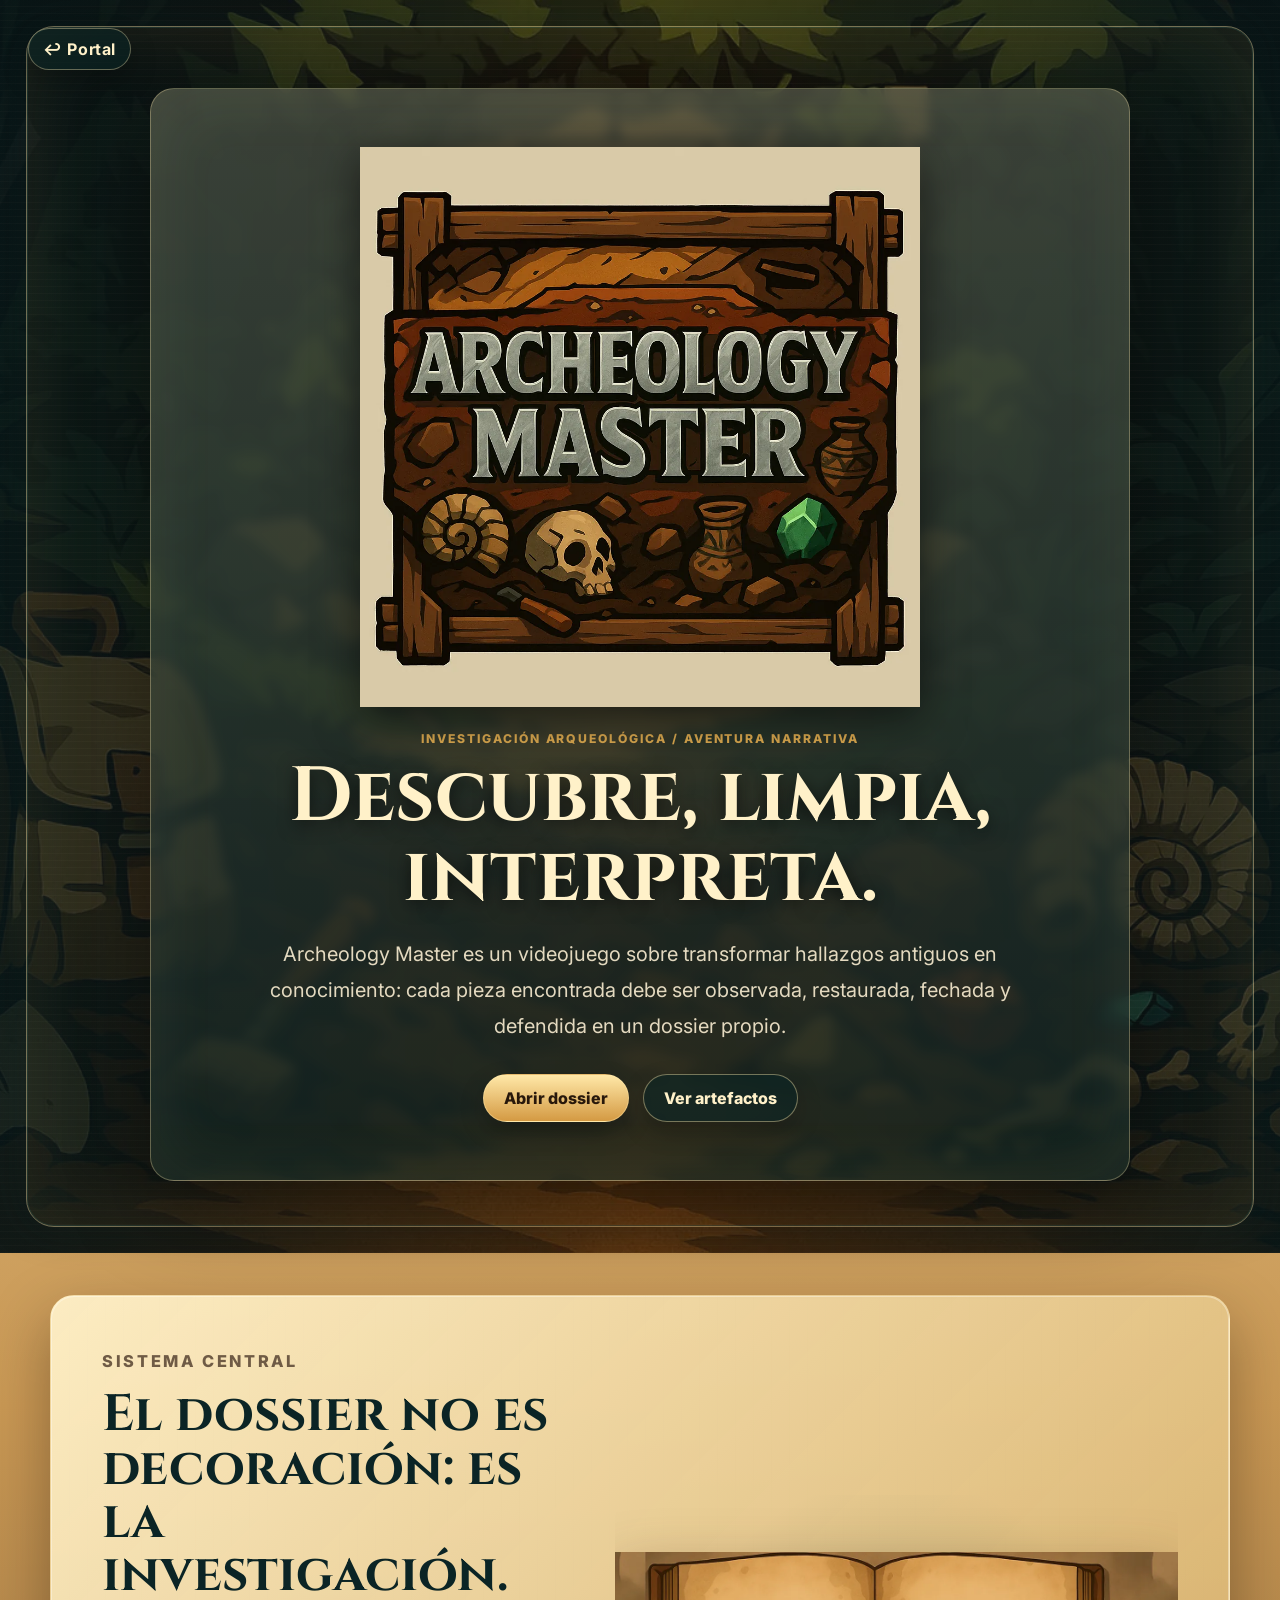
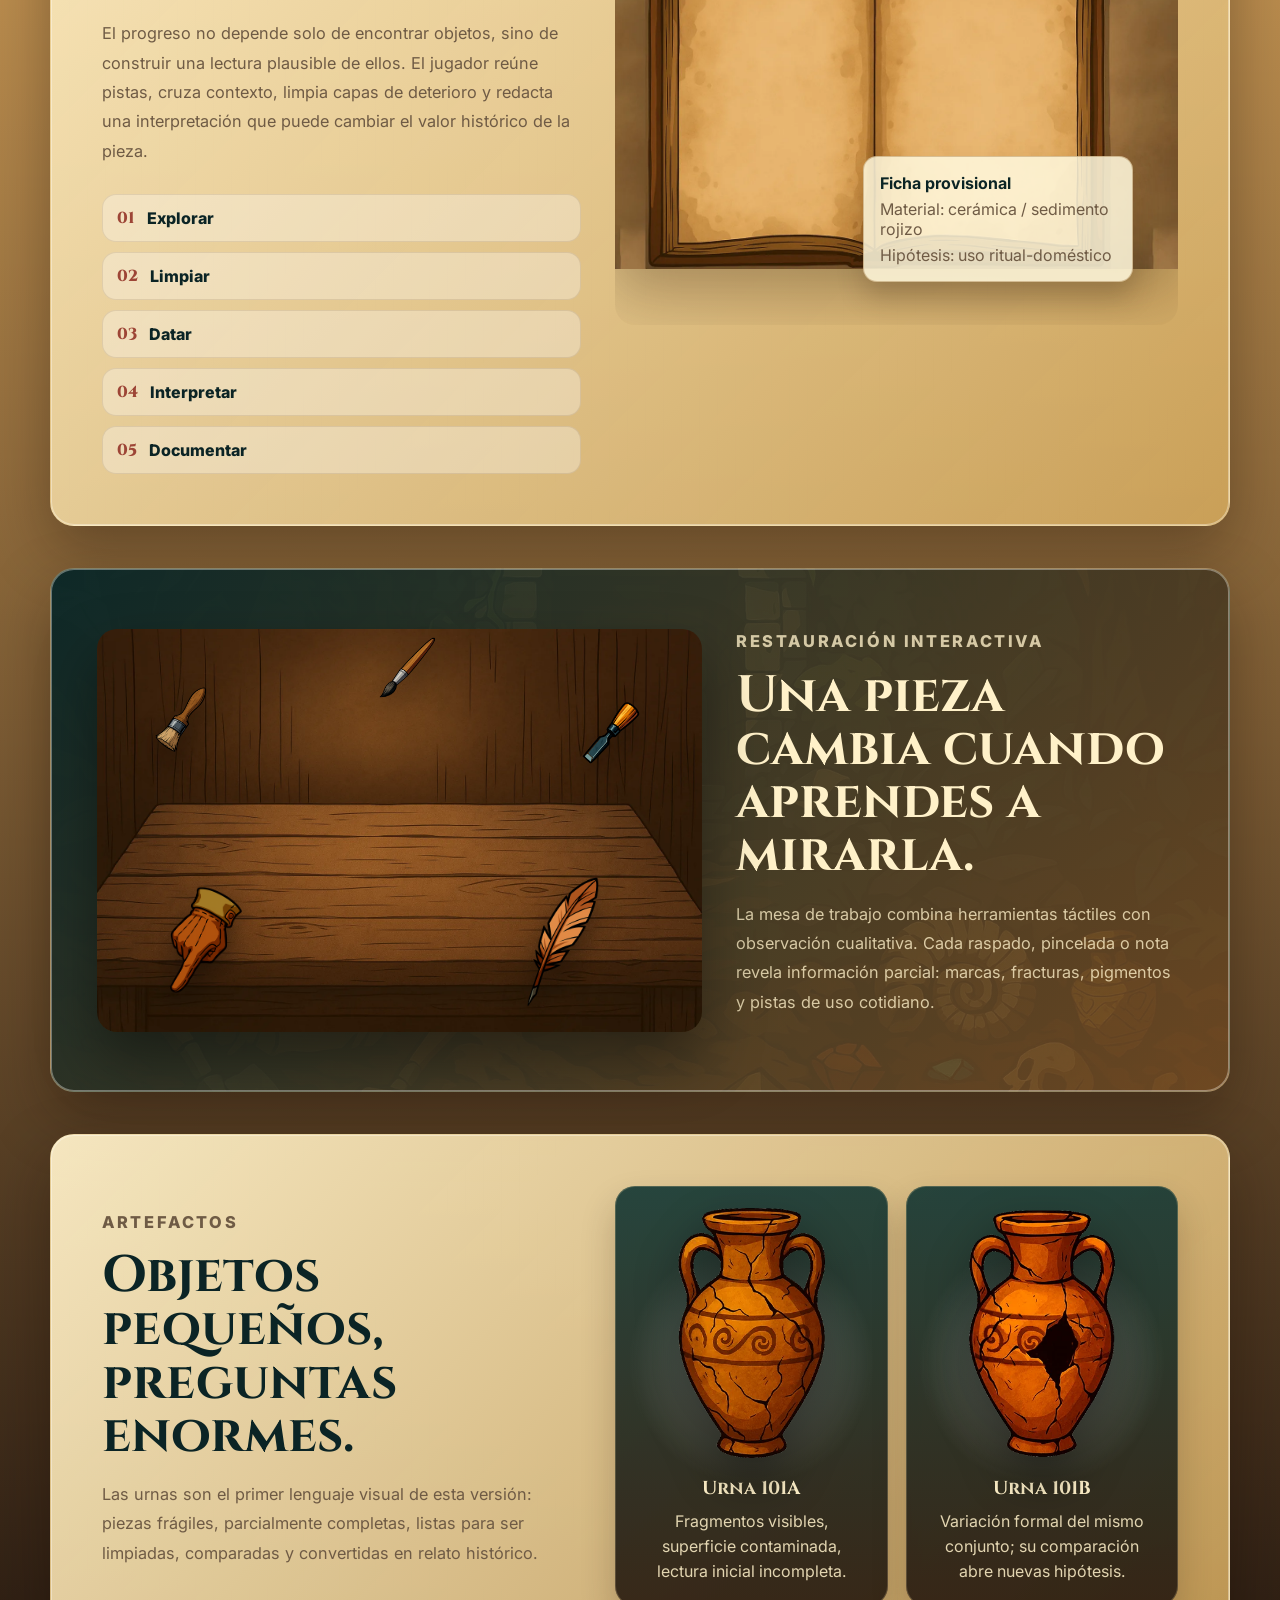
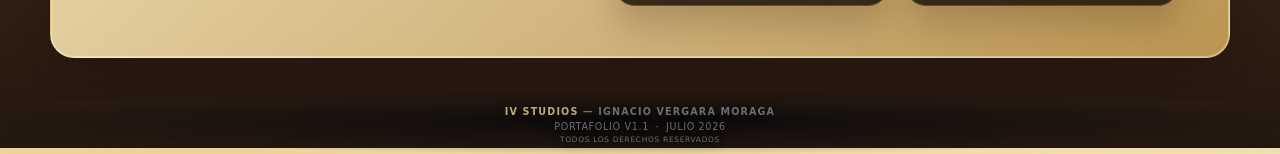
<file: am.html>
<!DOCTYPE html>
<html lang="es">
<head>
  <meta charset="UTF-8" />
  <meta name="viewport" content="width=device-width, initial-scale=1.0" />
  <title>Archeology Master</title>
  <link rel="preconnect" href="https://fonts.googleapis.com">
  <link rel="preconnect" href="https://fonts.gstatic.com" crossorigin>
  <link href="https://fonts.googleapis.com/css2?family=Cinzel:wght@500;600;700&family=Inter:wght@300;400;600;700&display=swap" rel="stylesheet">
  <link rel="stylesheet" href="css/am.css" />
  <link rel="stylesheet" href="css/footer.css" />
  <link rel="stylesheet" href="css/responsive.css?v=1.2-mobile-general-3" />
</head>
<body>
  <main class="am-page">
    <section class="am-hero" aria-label="Presentación de Archeology Master">
      <div class="am-hero__shade"></div>
      <a class="am-back" href="index.html" aria-label="Volver al Portal de Kael">↩ Portal</a>

      <div class="am-hero__content">
        <img class="am-logo" src="assets/web/img/AM/logo.webp" alt="Archeology Master" />
        <p class="am-kicker">Investigación arqueológica / aventura narrativa</p>
        <h1>Descubre, limpia, interpreta.</h1>
        <p class="am-lead">
          Archeology Master es un videojuego sobre transformar hallazgos antiguos en conocimiento:
          cada pieza encontrada debe ser observada, restaurada, fechada y defendida en un dossier propio.
        </p>
        <div class="am-hero__actions">
          <a href="#dossier" class="am-button am-button--primary">Abrir dossier</a>
          <a href="#artefacts" class="am-button">Ver artefactos</a>
        </div>
      </div>
    </section>

    <section class="am-section am-section--dossier" id="dossier">
      <div class="am-section__copy">
        <p class="am-eyebrow">Sistema central</p>
        <h2>El dossier no es decoración: es la investigación.</h2>
        <p>
          El progreso no depende solo de encontrar objetos, sino de construir una lectura plausible de ellos.
          El jugador reúne pistas, cruza contexto, limpia capas de deterioro y redacta una interpretación que
          puede cambiar el valor histórico de la pieza.
        </p>
        <ul class="am-loop" aria-label="Ciclo de juego">
          <li><span>01</span>Explorar</li>
          <li><span>02</span>Limpiar</li>
          <li><span>03</span>Datar</li>
          <li><span>04</span>Interpretar</li>
          <li><span>05</span>Documentar</li>
        </ul>
      </div>

      <div class="am-dossier-card" aria-label="Vista conceptual del dossier">
        <img src="assets/web/img/AM/libreta-bg.webp" alt="Libreta de investigación" />
        <div class="am-dossier-card__note">
          <strong>Ficha provisional</strong>
          <span>Material: cerámica / sedimento rojizo</span>
          <span>Hipótesis: uso ritual-doméstico</span>
        </div>
      </div>
    </section>

    <section class="am-workbench" aria-label="Mesa de limpieza arqueológica">
      <div class="am-workbench__frame">
        <img class="am-workbench__table" src="assets/web/img/AM/mesa-limpieza.webp" alt="Mesa de limpieza arqueológica" />
        <img class="am-tool am-tool--brush" src="assets/img/AM/cursor-brocha.png" alt="Brocha" />
        <img class="am-tool am-tool--chisel" src="assets/img/AM/cursor-cincel.png" alt="Cincel" />
        <img class="am-tool am-tool--hand" src="assets/img/AM/cursor-mano.png" alt="Mano" />
        <img class="am-tool am-tool--pen" src="assets/img/AM/cursor-pluma.png" alt="Pluma" />
        <img class="am-tool am-tool--pencil" src="assets/img/AM/cursor-pincel.png" alt="Pincel" />
      </div>
      <div class="am-workbench__copy">
        <p class="am-eyebrow">Restauración interactiva</p>
        <h2>Una pieza cambia cuando aprendes a mirarla.</h2>
        <p>
          La mesa de trabajo combina herramientas táctiles con observación cualitativa. Cada raspado, pincelada o
          nota revela información parcial: marcas, fracturas, pigmentos y pistas de uso cotidiano.
        </p>
      </div>
    </section>

    <section class="am-section am-section--artefacts" id="artefacts">
      <div class="am-section__copy">
        <p class="am-eyebrow">Artefactos</p>
        <h2>Objetos pequeños, preguntas enormes.</h2>
        <p>
          Las urnas son el primer lenguaje visual de esta versión: piezas frágiles, parcialmente completas,
          listas para ser limpiadas, comparadas y convertidas en relato histórico.
        </p>
      </div>

      <div class="am-artefact-grid">
        <article class="am-artefact-card">
          <img src="assets/web/img/AM/urna-1.webp" alt="Urna arqueológica uno" />
          <h3>Urna 101A</h3>
          <p>Fragmentos visibles, superficie contaminada, lectura inicial incompleta.</p>
        </article>
        <article class="am-artefact-card">
          <img src="assets/web/img/AM/urna-2.webp" alt="Urna arqueológica dos" />
          <h3>Urna 101B</h3>
          <p>Variación formal del mismo conjunto; su comparación abre nuevas hipótesis.</p>
        </article>
      </div>
    </section>
  </main>

  <script src="js/am.js"></script>
    
    <!-- =========================
         PIE DE PÁGINA
         ========================= -->
    
<footer class="site-footer" aria-label="Información de IV Studios">
  <div class="footer-brand">IV Studios <span>— Ignacio Vergara Moraga</span></div>
  <div class="footer-meta">Portafolio v1.1 <span aria-hidden="true">·</span> Julio 2026</div>
  <div class="footer-rights">Todos los derechos reservados</div>
</footer>
</body>
</html>
</file>
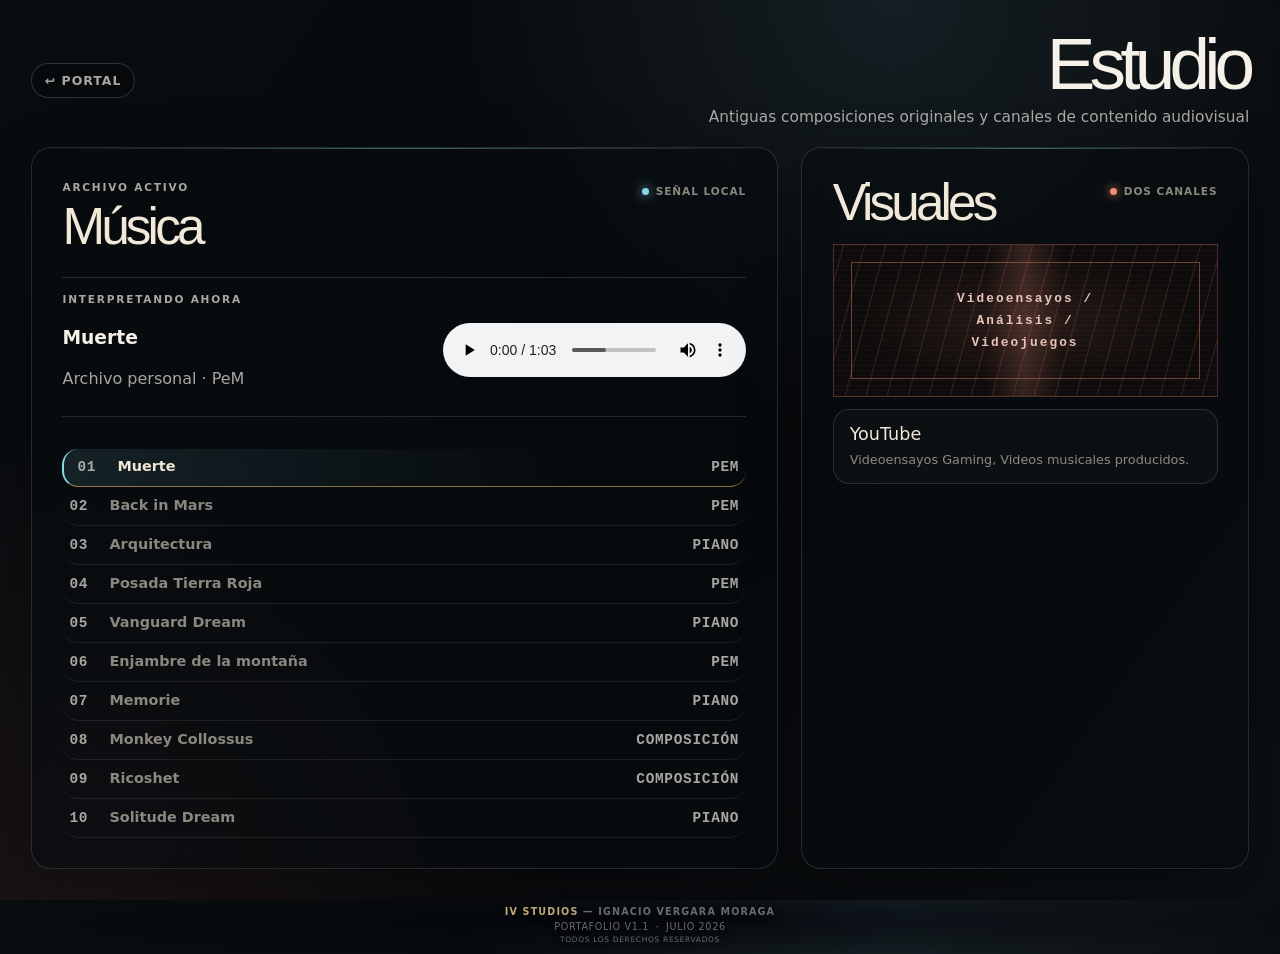
<file: multimedia.html>
<!DOCTYPE html>
<html lang="es">
<head>
  <meta charset="UTF-8" />
  <meta name="viewport" content="width=device-width, initial-scale=1.0" />
  <title>Multimedia — Ignacio Kael Vergara</title>
  <link rel="stylesheet" href="css/skeleton.css" />
  <link rel="stylesheet" href="css/multimedia.css" />
  <link rel="stylesheet" href="css/footer.css" />
  <link rel="stylesheet" href="css/responsive.css?v=1.2-mobile-general-3" />
</head>
<body class="multimedia-page">
  <main class="oneshot-shell multimedia-shell">
    <header class="oneshot-topbar multimedia-topbar">
      <a class="skeleton-back" href="index.html">↩ Portal</a>
      <div class="oneshot-hero">
        <h1>Estudio</h1>
        <p class="oneshot-lead">Antiguas composiciones originales y canales de contenido audiovisual</p>
      </div>
    </header>

    <section class="oneshot-stage multimedia-stage" aria-label="Archivo multimedia">
      <article class="oneshot-panel media-panel media-panel--music" aria-labelledby="musicTitle">
        <div class="media-panel__head">
          <div>
            <p class="media-eyebrow">Archivo activo</p>
            <h2 id="musicTitle">Música</h2>
          </div>
          <span class="signal-status"><i></i> señal local</span>
        </div>

        <div class="now-playing now-playing--native">
          <div class="now-playing__meta">
            <p class="media-eyebrow">Interpretando ahora</p>
            <h3 id="trackTitle">Muerte</h3>
            <p id="trackCaption">Archivo personal · PeM</p>
          </div>
          <audio class="audio-player" id="audioPlayer" controls preload="metadata" src="assets/música/Muerte.mp3"></audio>
        </div>

        <div class="track-list" id="trackList" aria-label="Pistas disponibles">
          <button class="track-button is-active" type="button" data-src="assets/música/Muerte.mp3" data-title="Muerte"><span class="track-number">01</span><strong>Muerte</strong><span class="track-type">PeM</span></button>
          <button class="track-button" type="button" data-src="assets/música/Back in Mars.mp3" data-title="Back in Mars"><span class="track-number">02</span><strong>Back in Mars</strong><span class="track-type">PeM</span></button>
          <button class="track-button" type="button" data-src="assets/música/Arquitectura.mp3" data-title="Arquitectura"><span class="track-number">03</span><strong>Arquitectura</strong><span class="track-type">Piano</span></button>
          <button class="track-button" type="button" data-src="assets/música/Posada Tierra Roja.mp3" data-title="Posada Tierra Roja"><span class="track-number">04</span><strong>Posada Tierra Roja</strong><span class="track-type">PeM</span></button>
          <button class="track-button" type="button" data-src="assets/música/Vanguard Dream.mp3" data-title="Vanguard Dream"><span class="track-number">05</span><strong>Vanguard Dream</strong><span class="track-type">Piano</span></button>
          <button class="track-button" type="button" data-src="assets/música/Enjambre de la montaña.mp3" data-title="Enjambre de la montaña"><span class="track-number">06</span><strong>Enjambre de la montaña</strong><span class="track-type">PeM</span></button>
          <button class="track-button" type="button" data-src="assets/música/Memorie.mp3" data-title="Memorie"><span class="track-number">07</span><strong>Memorie</strong><span class="track-type">Piano</span></button>
          <button class="track-button" type="button" data-src="assets/música/Monkey Collossus.mp3" data-title="Monkey Collossus"><span class="track-number">08</span><strong>Monkey Collossus</strong><span class="track-type">Composición</span></button>
          <button class="track-button" type="button" data-src="assets/música/Ricoshet.mp3" data-title="Ricoshet"><span class="track-number">09</span><strong>Ricoshet</strong><span class="track-type">Composición</span></button>
          <button class="track-button" type="button" data-src="assets/música/Solitude Dream.mp3" data-title="Solitude Dream"><span class="track-number">10</span><strong>Solitude Dream</strong><span class="track-type">Piano</span></button>
        </div>

      </article>

      <article class="oneshot-panel media-panel media-panel--video" aria-labelledby="videoTitle">
        <div class="media-panel__head">
          <div>
            <h2 id="videoTitle">Visuales</h2>
          </div>
          <span class="signal-status signal-status--idle"><i></i> dos canales</span>
        </div>

        <div class="signal-window" aria-hidden="true">
          <div class="signal-window__frame"></div>
          <div class="signal-window__scan"></div>
          <p>Videoensayos / Análisis / Videojuegos</p>
        </div>

        <div class="external-list">
          <a class="external-card" href="https://www.youtube.com/@Nacho_Kael" aria-disabled="false">
            <strong>YouTube</strong>
            <span>Videoensayos Gaming, Videos musicales producidos.</span>
          </a>
        </div>
        
      </article>
    </section>
  </main>

  <script>
    const player = document.getElementById('audioPlayer');
    const trackTitle = document.getElementById('trackTitle');
    const trackCaption = document.getElementById('trackCaption');
    document.querySelectorAll('.track-button').forEach((button) => {
      button.addEventListener('click', () => {
        document.querySelectorAll('.track-button').forEach((item) => item.classList.toggle('is-active', item === button));
        player.src = button.dataset.src;
        trackTitle.textContent = button.dataset.title;
        trackCaption.textContent = `Archivo personal · ${button.querySelector('.track-type').textContent}`;
        player.play().catch(() => {});
      });
    });
  </script>
    
    <!-- =========================
         PIE DE PÁGINA
         ========================= -->
    
<footer class="site-footer" aria-label="Información de IV Studios">
  <div class="footer-brand">IV Studios <span>— Ignacio Vergara Moraga</span></div>
  <div class="footer-meta">Portafolio v1.1 <span aria-hidden="true">·</span> Julio 2026</div>
  <div class="footer-rights">Todos los derechos reservados</div>
</footer>
</body>
</html>
</file>
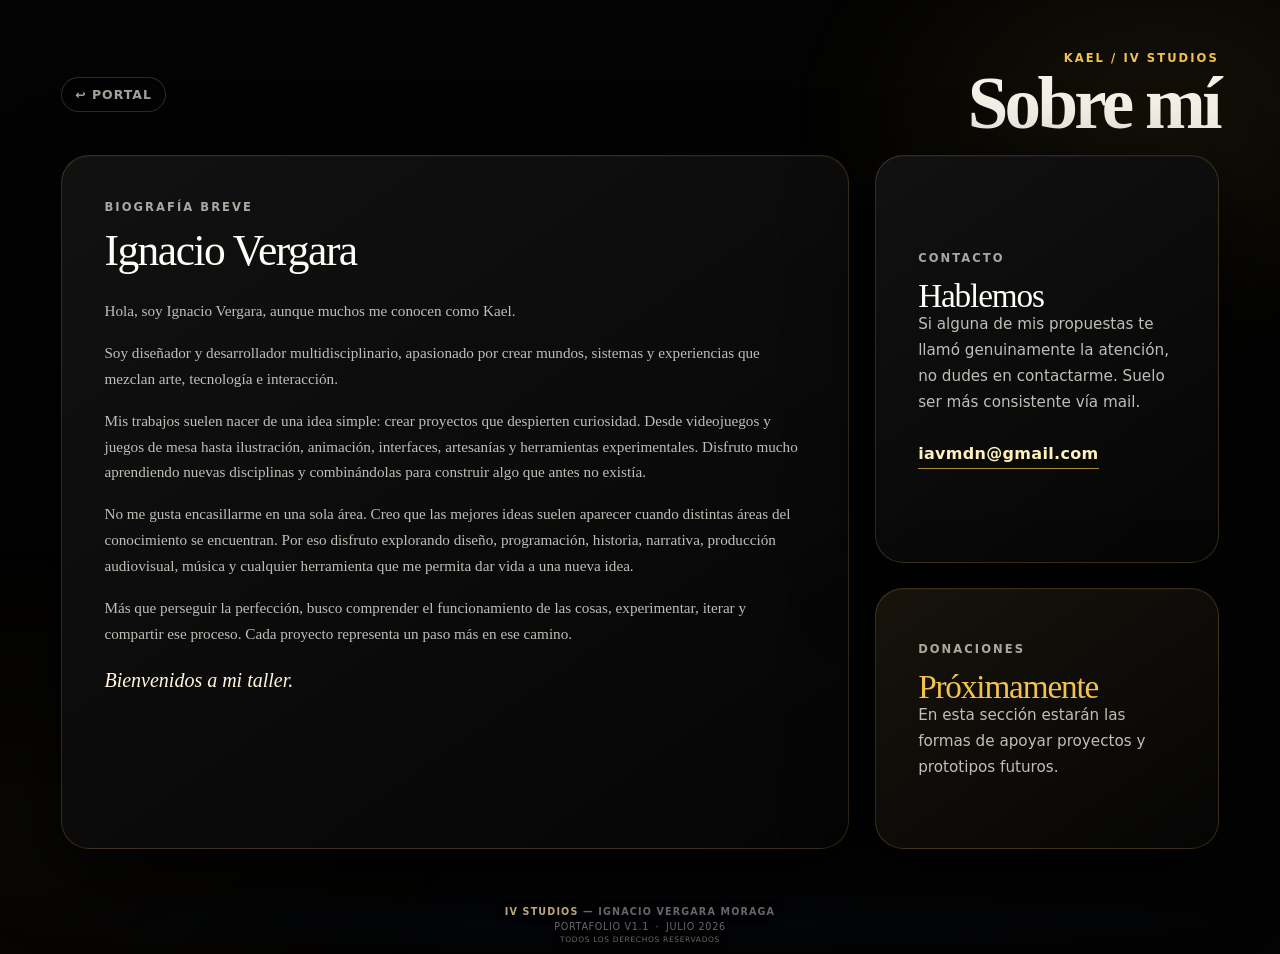
<file: sobre-mi.html>
<!DOCTYPE html>
<html lang="es">
<head>
  <meta charset="UTF-8" />
  <meta name="viewport" content="width=device-width, initial-scale=1.0" />
  <title>Sobre mí — Kael</title>
  <link rel="stylesheet" href="css/skeleton.css" />
  <link rel="stylesheet" href="css/footer.css" />
  <link rel="stylesheet" href="css/responsive.css?v=1.2-mobile-general-3" />
</head>
<body class="about-page">
  <main class="oneshot-shell about-shell">
    <header class="oneshot-topbar about-topbar">
      <a class="skeleton-back" href="index.html">↩ Portal</a>
      <div class="oneshot-hero">
        <p class="oneshot-kicker">Kael / IV Studios</p>
        <h1>Sobre mí</h1>
      </div>
    </header>

    <section class="oneshot-stage about-stage" aria-label="Información sobre Ignacio Vergara">
      <article class="oneshot-panel about-card about-card--bio">
        <p class="about-card__eyebrow">Biografía breve</p>
        <h2>Ignacio Vergara</h2>
        <div class="about-copy">
          <p>Hola, soy Ignacio Vergara, aunque muchos me conocen como Kael.</p>
          <p>Soy diseñador y desarrollador multidisciplinario, apasionado por crear mundos, sistemas y experiencias que mezclan arte, tecnología e interacción.</p>
          <p>Mis trabajos suelen nacer de una idea simple: crear proyectos que despierten curiosidad. Desde videojuegos y juegos de mesa hasta ilustración, animación, interfaces, artesanías y herramientas experimentales. Disfruto mucho aprendiendo nuevas disciplinas y combinándolas para construir algo que antes no existía.</p>
          <p>No me gusta encasillarme en una sola área. Creo que las mejores ideas suelen aparecer cuando distintas áreas del conocimiento se encuentran. Por eso disfruto explorando diseño, programación, historia, narrativa, producción audiovisual, música y cualquier herramienta que me permita dar vida a una nueva idea.</p>
          <p>Más que perseguir la perfección, busco comprender el funcionamiento de las cosas, experimentar, iterar y compartir ese proceso. Cada proyecto representa un paso más en ese camino.</p>
          <p class="about-welcome">Bienvenidos a mi taller.</p>
        </div>
      </article>

      <aside class="about-aside" aria-label="Contacto y apoyo">
        <article class="oneshot-panel about-card about-card--contact">
          <p class="about-card__eyebrow">Contacto</p>
          <h2>Hablemos</h2>
          <p>Si alguna de mis propuestas te llamó genuinamente la atención, no dudes en contactarme. Suelo ser más consistente vía mail.</p>
          <a class="about-email" href="mailto:iavmdn@gmail.com">iavmdn@gmail.com</a>
        </article>

        <article class="oneshot-panel about-card about-card--support">
          <p class="about-card__eyebrow">Donaciones</p>
          <h2>Próximamente</h2>
          <p>En esta sección estarán las formas de apoyar proyectos y prototipos futuros.</p>
        </article>
      </aside>
    </section>
  </main>
    
    <!-- =========================
         PIE DE PÁGINA
         ========================= -->
    
<footer class="site-footer" aria-label="Información de IV Studios">
  <div class="footer-brand">IV Studios <span>— Ignacio Vergara Moraga</span></div>
  <div class="footer-meta">Portafolio v1.1 <span aria-hidden="true">·</span> Julio 2026</div>
  <div class="footer-rights">Todos los derechos reservados</div>
</footer>
</body>
</html>
</file>
<file: css/am.css>
:root {
  --am-ink: #2d2015;
  --am-ink-soft: #6f5b45;
  --am-paper: #ead8ad;
  --am-paper-light: #fff1c9;
  --am-gold: #d7a64e;
  --am-gold-dark: #8f6128;
  --am-green: #1d4b46;
  --am-green-dark: #0b2425;
  --am-red: #9d4536;
  --am-shadow: rgba(24, 13, 6, 0.34);
  --am-radius: 24px;
}

* { box-sizing: border-box; }
html { scroll-behavior: smooth; }
body {
  margin: 0;
  color: var(--am-ink);
  font-family: "Inter", system-ui, sans-serif;
  background:
    radial-gradient(circle at 12% 0%, rgba(215,166,78,0.24), transparent 34%),
    linear-gradient(180deg, #f2e0b4 0%, #c99854 42%, #24170f 100%);
}

.am-page { overflow: hidden; }

.am-hero {
  min-height: 100vh;
  position: relative;
  display: grid;
  place-items: center;
  padding: 88px 24px 72px;
  isolation: isolate;
  background:
    linear-gradient(90deg, rgba(8,22,24,0.80), rgba(39,25,14,0.42), rgba(8,22,24,0.78)),
    url("../assets/web/img/AM/menu-bg.webp") center / cover no-repeat;
}

.am-hero::before,
.am-hero::after {
  content: "";
  position: absolute;
  pointer-events: none;
  z-index: -1;
}

.am-hero::before {
  inset: 0;
  background:
    radial-gradient(circle at 50% 48%, transparent 0 34%, rgba(5,12,12,0.34) 70%),
    repeating-linear-gradient(0deg, rgba(255,241,201,0.045) 0 1px, transparent 1px 7px);
  mix-blend-mode: screen;
  opacity: 0.72;
}

.am-hero::after {
  inset: 26px;
  border: 1px solid rgba(255,230,170,0.42);
  border-radius: 28px;
  box-shadow:
    inset 0 0 0 1px rgba(41,83,77,0.35),
    inset 0 0 80px rgba(215,166,78,0.12),
    0 0 42px rgba(9,30,31,0.32);
}

.am-back {
  position: absolute;
  top: 28px;
  left: 28px;
  z-index: 3;
  color: var(--am-paper-light);
  border: 1px solid rgba(255,235,180,0.36);
  background: rgba(11,36,37,0.62);
  padding: 10px 14px;
  border-radius: 999px;
  text-decoration: none;
  font-weight: 700;
  letter-spacing: 0.04em;
  box-shadow: 0 12px 28px rgba(0,0,0,0.24);
}

.am-hero__content {
  width: min(980px, 92vw);
  text-align: center;
  padding: clamp(28px, 5vw, 58px);
  border-radius: var(--am-radius);
  border: 1px solid rgba(255,230,170,0.34);
  background:
    linear-gradient(180deg, rgba(255,241,201,0.18), rgba(22,51,47,0.22)),
    rgba(15,32,30,0.54);
  backdrop-filter: blur(6px);
  box-shadow:
    0 30px 80px rgba(0,0,0,0.36),
    inset 0 0 70px rgba(255,224,150,0.08);
}

.am-logo {
  width: min(560px, 86vw);
  display: block;
  margin: 0 auto 24px;
  filter: drop-shadow(0 10px 22px rgba(0,0,0,0.55));
}

.am-kicker,
.am-eyebrow {
  margin: 0 0 12px;
  color: var(--am-gold);
  font-weight: 800;
  letter-spacing: 0.16em;
  text-transform: uppercase;
  font-size: 0.76rem;
}

.am-hero h1,
.am-section h2,
.am-workbench h2 {
  margin: 0 0 18px;
  font-family: "Cinzel", serif;
  line-height: 1.04;
}

.am-hero h1 {
  color: var(--am-paper-light);
  font-size: clamp(2.4rem, 6vw, 5.8rem);
  text-shadow: 0 4px 18px rgba(0,0,0,0.62);
}

.am-lead {
  max-width: 760px;
  margin: 0 auto;
  color: rgba(255,243,214,0.88);
  font-size: clamp(1rem, 1.6vw, 1.25rem);
  line-height: 1.8;
}

.am-hero__actions {
  display: flex;
  flex-wrap: wrap;
  justify-content: center;
  gap: 14px;
  margin-top: 30px;
}

.am-button {
  color: var(--am-paper-light);
  text-decoration: none;
  padding: 13px 20px;
  border-radius: 999px;
  border: 1px solid rgba(255,230,170,0.42);
  background: rgba(11,36,37,0.62);
  box-shadow: 0 10px 24px rgba(0,0,0,0.24);
  font-weight: 800;
}

.am-button--primary {
  color: #28180b;
  background: linear-gradient(180deg, #ffe8a8, #d49a43);
}

.am-section,
.am-workbench {
  width: min(1180px, calc(100vw - 36px));
  margin: 42px auto;
  border-radius: var(--am-radius);
  border: 1px solid rgba(255,238,190,0.42);
  background:
    linear-gradient(135deg, rgba(255,241,201,0.94), rgba(211,168,92,0.86)),
    repeating-linear-gradient(90deg, rgba(91,57,25,0.04) 0 1px, transparent 1px 18px);
  box-shadow: 0 24px 60px var(--am-shadow), inset 0 0 0 1px rgba(255,255,255,0.36);
}

.am-section {
  display: grid;
  grid-template-columns: 0.92fr 1.08fr;
  align-items: center;
  gap: 34px;
  padding: clamp(24px, 4vw, 54px);
}

.am-section__copy p,
.am-workbench__copy p {
  color: var(--am-ink-soft);
  line-height: 1.8;
  font-size: 1.02rem;
}

.am-section h2,
.am-workbench h2 {
  color: var(--am-green-dark);
  font-size: clamp(2rem, 4vw, 3.6rem);
}

.am-loop {
  list-style: none;
  padding: 0;
  margin: 28px 0 0;
  display: grid;
  gap: 10px;
}

.am-loop li {
  display: flex;
  align-items: center;
  gap: 12px;
  padding: 12px 14px;
  border-radius: 14px;
  color: var(--am-green-dark);
  background: rgba(255,255,255,0.32);
  border: 1px solid rgba(91,57,25,0.12);
  font-weight: 800;
}

.am-loop span {
  color: var(--am-red);
  font-family: "Cinzel", serif;
}

.am-dossier-card {
  position: relative;
  min-height: 430px;
  display: grid;
  place-items: center;
  border-radius: 20px;
  overflow: hidden;
  background: radial-gradient(circle at 50% 45%, rgba(29,75,70,0.14), transparent 58%);
}

.am-dossier-card img {
  width: min(100%, 620px);
  filter: drop-shadow(0 22px 30px rgba(60,36,14,0.35));
}

.am-dossier-card__note {
  position: absolute;
  right: 8%;
  bottom: 10%;
  display: grid;
  gap: 6px;
  max-width: 270px;
  padding: 16px;
  border-radius: 14px;
  background: rgba(255,248,221,0.86);
  border: 1px solid rgba(143,97,40,0.34);
  box-shadow: 0 16px 26px rgba(60,36,14,0.22);
  color: var(--am-ink-soft);
}

.am-dossier-card__note strong { color: var(--am-green-dark); }

.am-workbench {
  display: grid;
  grid-template-columns: 1.15fr 0.85fr;
  gap: 34px;
  align-items: center;
  padding: clamp(24px, 4vw, 46px);
  background:
    linear-gradient(135deg, rgba(14,42,41,0.96), rgba(120,79,38,0.88)),
    url("../assets/web/img/AM/menu-bg.webp") center / cover no-repeat;
  color: var(--am-paper-light);
}

.am-workbench h2 { color: var(--am-paper-light); }
.am-workbench__copy p { color: rgba(255,241,201,0.78); }

.am-workbench__frame {
  position: relative;
  min-height: 430px;
  display: grid;
  place-items: center;
}

.am-workbench__table {
  width: min(100%, 760px);
  border-radius: 20px;
  box-shadow: 0 28px 60px rgba(0,0,0,0.42);
}

.am-tool {
  position: absolute;
  width: clamp(42px, 6vw, 72px);
  filter: drop-shadow(0 12px 14px rgba(0,0,0,0.42));
  animation: amFloat 3.8s ease-in-out infinite;
}
.am-tool--brush { left: 8%; top: 16%; }
.am-tool--chisel { right: 8%; top: 18%; animation-delay: .5s; }
.am-tool--hand { left: 12%; bottom: 12%; animation-delay: 1s; }
.am-tool--pen { right: 17%; bottom: 9%; animation-delay: 1.5s; }
.am-tool--pencil { right: 43%; top: 4%; animation-delay: 2s; }

@keyframes amFloat {
  0%, 100% { transform: translateY(0) rotate(-2deg); }
  50% { transform: translateY(-10px) rotate(3deg); }
}

.am-artefact-grid {
  display: grid;
  grid-template-columns: repeat(2, minmax(0, 1fr));
  gap: 18px;
}

.am-artefact-card {
  min-height: 390px;
  display: flex;
  flex-direction: column;
  justify-content: flex-end;
  align-items: center;
  text-align: center;
  padding: 22px;
  border-radius: 20px;
  background:
    radial-gradient(circle at 50% 42%, rgba(255,255,255,0.32), transparent 44%),
    linear-gradient(180deg, rgba(18,54,51,0.90), rgba(39,25,14,0.90));
  color: rgba(255,241,201,0.86);
  box-shadow: inset 0 0 0 1px rgba(255,230,170,0.20), 0 18px 34px rgba(47,28,12,0.22);
}

.am-artefact-card img {
  max-width: 88%;
  max-height: 250px;
  object-fit: contain;
  margin: auto 0 18px;
  filter: drop-shadow(0 22px 22px rgba(0,0,0,0.42));
}

.am-artefact-card h3 {
  margin: 0 0 8px;
  color: var(--am-paper-light);
  font-family: "Cinzel", serif;
}

.am-artefact-card p { margin: 0; line-height: 1.55; }

@media (max-width: 900px) {
  .am-section,
  .am-workbench { grid-template-columns: 1fr; }
  .am-section--artefacts { grid-template-columns: 1fr; }
  .am-artefact-grid { grid-template-columns: 1fr; }
  .am-dossier-card { min-height: 300px; }
}

@media (max-width: 620px) {
  .am-hero { padding: 78px 14px 50px; }
  .am-hero::after { inset: 12px; }
  .am-section, .am-workbench { width: min(100vw - 20px, 1180px); }
  .am-workbench__frame { min-height: 280px; }
  .am-hero__actions { flex-direction: column; }
}
</file>
<file: css/footer.css>
/* Footer compartido del portafolio */
.site-footer {
  position: relative;
  z-index: 10;
  display: grid;
  justify-items: center;
  gap: 0.13rem;
  margin: 0;
  padding: 0.38rem 1rem 0.2rem;
  color: rgba(232, 238, 250, 0.62);
  font-family: "Segoe UI Variable", "Aptos", system-ui, sans-serif;
  font-size: clamp(0.52rem, 0.9vw, 0.6rem);
  font-weight: 400;
  letter-spacing: 0.07em;
  line-height: 1.3;
  text-align: center;
  text-shadow: 0 2px 10px rgba(0, 0, 0, 0.94);
  text-transform: uppercase;
}

.site-footer::before {
  position: absolute;
  z-index: -1;
  inset: -0.65rem -1.25rem -0.35rem;
  content: "";
  background: radial-gradient(ellipse at center, rgba(3, 6, 12, 0.72) 0%, rgba(3, 6, 12, 0) 72%);
  pointer-events: none;
}

.footer-brand {
  color: rgba(246, 220, 156, 0.76);
  font-weight: 600;
  letter-spacing: 0.12em;
}

.footer-brand span,
.footer-meta,
.footer-rights {
  color: rgba(232, 238, 250, 0.43);
}

.footer-meta span {
  color: rgba(246, 220, 156, 0.54);
  padding: 0 0.18rem;
}

.footer-rights {
  font-size: 0.78em;
  letter-spacing: 0.09em;
}

#app > .site-footer {
  transform: translateY(0.35rem);
}
</file>
<file: css/responsive.css>
/* Portafolio Kael v1.2 — adaptación de maquetación para pantallas táctiles.
   No modifica contenido, recursos ni contratos de interacción. */

@media (max-width: 760px) {
  html,
  body {
    width: 100%;
    min-width: 0;
    max-width: 100%;
    overflow-x: clip;
    -webkit-text-size-adjust: 100%;
  }

  html:has(.oneshot-shell),
  body:has(.oneshot-shell) {
    height: auto;
    min-height: 100dvh;
    overflow-x: clip;
    overflow-y: auto;
  }

  img,
  video,
  canvas,
  svg {
    max-width: 100%;
  }

  button,
  a,
  input,
  select,
  textarea {
    touch-action: manipulation;
  }

  .site-footer {
    padding-inline: .7rem;
    letter-spacing: .055em;
  }

  /* Páginas que comparten la estructura one-shot. */
  .oneshot-shell {
    width: 100%;
    height: auto;
    min-height: 100dvh;
    padding: 16px;
    overflow: visible;
  }

  .oneshot-topbar,
  .art-page .oneshot-topbar,
  .lab-page .oneshot-topbar {
    grid-template-columns: 1fr;
    gap: 18px;
  }

  .oneshot-hero,
  .art-page .oneshot-hero,
  .lab-page .oneshot-hero {
    justify-self: start;
    text-align: left;
  }

  .oneshot-lead,
  .lab-page .oneshot-lead {
    margin-left: 0;
  }

  .oneshot-tabs,
  .art-page .oneshot-tabs,
  .lab-page .lab-tabs {
    flex-wrap: nowrap;
    justify-content: flex-start;
    overflow-x: auto;
    overscroll-behavior-x: contain;
    padding: 2px 1px 8px;
    scrollbar-width: thin;
  }

  .oneshot-tab {
    flex: 0 0 auto;
    min-height: 42px;
  }

  .art-panel {
    height: auto;
    min-height: 0;
    padding: 16px;
  }

  .art-gallery-wrap {
    min-height: 0;
    margin-inline: 0;
  }

  .art-gallery {
    min-height: 54vh;
    grid-template-columns: repeat(2, minmax(0, 1fr));
  }

  .art-gallery__nav--prev { left: 6px; right: auto; }
  .art-gallery__nav--next { right: 6px; left: auto; }

  .art-lightbox,
  .lab-lightbox {
    padding: 16px;
  }

  .art-lightbox__nav {
    width: 42px;
    height: 58px;
    font-size: 2.4rem;
  }

  .art-lightbox__nav--prev { left: 10px; }
  .art-lightbox__nav--next { right: 10px; }
  .art-lightbox__close,
  .lab-lightbox__close { top: 10px; right: 10px; }

  /* Laboratorio: sus selectores de escritorio son más específicos. */
  .lab-page .oneshot-shell {
    padding: 16px;
    grid-template-rows: auto auto;
    gap: 18px;
  }

  .lab-page .lab-stage {
    grid-template-columns: 1fr;
    gap: 16px;
  }

  .lab-page .lab-stage::before {
    display: none;
  }

  .lab-page .lab-tabs {
    height: auto;
    justify-content: flex-start;
  }

  .lab-page .oneshot-tab {
    width: auto;
    min-width: max-content;
    transform: none;
  }

  .lab-page .lab-panel {
    grid-template-columns: 1fr;
    gap: 18px;
    padding: 20px;
  }

  .lab-page .lab-copy {
    max-height: none;
    overflow: visible;
  }

  .lab-page .lab-visual {
    min-height: 230px;
  }

  /* Multimedia: dos paneles apilados y reproductor sin compresión. */
  .multimedia-page,
  .multimedia-shell {
    overflow: visible;
  }

  .multimedia-stage {
    grid-template-columns: 1fr;
  }

  .media-panel--video {
    min-height: 0;
  }

  .now-playing--native {
    grid-template-columns: 1fr;
    grid-template-areas: "meta" "player";
    gap: 13px;
  }

  /* PeM: una sola columna, sin paneles limitados a la altura del escritorio. */
  .pem-command {
    padding: 8px;
  }

  .pem-command__shell {
    min-height: 0;
    gap: 10px;
  }

  .pem-command__sidebar {
    padding: 22px 18px;
    gap: 18px;
  }

  .pem-command__main {
    padding: 16px 12px;
  }

  #mars-globe {
    width: 170px;
    height: 170px;
  }

  .pem-topbar {
    padding: 0 0 10px;
  }

  .pem-topbar__actions {
    right: 0;
  }

  .pem-topbar__button {
    width: 40px;
    height: 40px;
  }

  .pem-display {
    min-height: 0;
    max-height: none;
    padding: 10px;
  }

  .pem-display__visual {
    min-height: 240px;
  }

  .pem-display__content {
    min-height: 0;
    padding: 20px 16px;
    overflow: visible;
  }

  .pem-display__text {
    font-size: 1rem;
    line-height: 1.65;
  }

  .pem-command__main.is-planet-open .pem-planet-module,
  .pem-command__main.is-planet-open.has-planet-selection .pem-planet-module {
    height: auto;
    max-height: none;
    grid-template-columns: 1fr;
    padding: 14px;
  }

  #mars-globe-large {
    width: min(70vw, 250px);
    height: min(70vw, 250px);
    min-width: 0;
    min-height: 0;
  }

  .pem-planet-brief {
    min-height: 260px;
    padding: 20px;
    border-top: 1px solid rgba(140,236,255,.28);
    border-left: 0;
  }

  /* BattleChamp Arena. */
  body:has(.bca-hero),
  body:has(.bca-hero) *,
  body:has(.bca-hero) *::before,
  body:has(.bca-hero) *::after {
    box-sizing: border-box;
  }

  .portal-return {
    top: clamp(.75rem, 3vw, 1.2rem);
    right: clamp(.75rem, 4vw, 1.1rem);
    left: auto;
    padding: .5525rem .85rem;
    font-size: .612rem;
  }

  .portal-return span {
    font-size: .98rem;
  }

  .bca-hero {
    min-height: 100dvh;
    padding: 80px 14px 28px;
  }

  .hero-box {
    width: min(100%, 550px);
    padding: 30px 20px;
  }

  .bca-review,
  .bca-select {
    padding-inline: 14px;
  }

  .review-card {
    width: min(100%, 360px);
  }

  /* BCA — roster móvil: una fila por clase, masculino a la izquierda y femenino a la derecha. */
  .hex-grid {
    display: grid;
    grid-template-columns: repeat(2, minmax(0, 1fr));
    gap: 10px 12px;
    width: min(100%, 310px);
    margin-inline: auto;
  }

  .hex-row {
    display: contents;
  }

  .hex-row:nth-child(2) {
    margin-top: 0;
    transform: none;
  }

  .hex-item {
    width: 100%;
    max-width: 142px;
    justify-self: center;
  }

  .hex-row:first-child .hex-item:nth-child(1) { grid-area: 1 / 1; }
  .hex-row:nth-child(2) .hex-item:nth-child(1) { grid-area: 1 / 2; }
  .hex-row:first-child .hex-item:nth-child(2) { grid-area: 2 / 1; }
  .hex-row:nth-child(2) .hex-item:nth-child(2) { grid-area: 2 / 2; }
  .hex-row:first-child .hex-item:nth-child(3) { grid-area: 3 / 1; }
  .hex-row:nth-child(2) .hex-item:nth-child(3) { grid-area: 3 / 2; }
  .hex-row:nth-child(2) .hex-item:nth-child(4) { grid-area: 4 / 1; }
  .hex-row:first-child .hex-item:nth-child(4) { grid-area: 4 / 2; }
  .hex-row:nth-child(2) .hex-item:nth-child(5) { grid-area: 5 / 1; }
  .hex-row:first-child .hex-item:nth-child(5) { grid-area: 5 / 2; }
  .hex-row:nth-child(2) .hex-item:nth-child(6) { grid-area: 6 / 1; }
  .hex-row:first-child .hex-item:nth-child(6) { grid-area: 6 / 2; }

  /* El HTML histórico deja campaña y footer dentro del grid: en móvil recuperan filas completas. */
  .hex-grid > .bca-campaign-teaser {
    grid-column: 1 / -1;
    grid-row: 7;
    width: 100%;
  }

  .hex-grid > .site-footer {
    grid-column: 1 / -1;
    grid-row: 8;
    width: 100%;
  }

  /* BCA — ficha móvil: jerarquía continua, banderas decorativas fuera del título. */
  .modal-overlay:not(.img-modal) {
    display: none;
    align-items: flex-start;
    overflow-y: auto;
    padding: 56px 10px 18px;
  }

  .modal-overlay:not(.img-modal).active {
    display: flex;
  }

  .card-container {
    width: min(calc(100vw - 20px), 360px);
    height: auto;
    max-height: none;
    min-height: 0;
    padding: 16px 14px 22px;
    touch-action: pan-y;
  }

  .close-modal {
    top: 18px;
    right: auto;
    left: 50%;
    transform: translateX(-50%);
    font-size: 1.6rem;
  }

  .flag-emblem {
    top: 10px;
    width: 48px;
  }

  .flag-emblem.left { left: 10px; }
  .flag-emblem.right { right: 10px; }

  .card-header {
    min-height: 86px;
    margin: 0 0 10px;
    padding: 44px 52px 0;
  }

  .card-header h2,
  .card-header h2#card-name {
    padding: 0;
    font-size: clamp(1.35rem, 7vw, 1.8rem);
    letter-spacing: .08em;
    line-height: 1.05;
  }

  .card-header p {
    margin-top: 4px;
    font-size: .78rem;
    line-height: 1.3;
  }

  .card-body {
    display: grid;
    grid-template-columns: 1fr;
    height: auto;
    gap: 18px;
  }

  .col-left,
  .col-center,
  .col-right {
    width: 100%;
    padding: 0;
  }

  .col-left { order: 1; gap: 0; }
  .col-center { order: 2; min-height: 250px; }
  .col-right { order: 3; gap: 22px; padding-top: 4px; }

  .col-left h3,
  .weapons-box h3,
  .armor-box h3,
  .skills-box h3 {
    margin-bottom: .55rem;
    font-size: .96rem;
  }

  .col-left p,
  .mini-text,
  .skill-list li {
    font-size: .84rem;
    line-height: 1.5;
  }

  .col-center img {
    max-width: 100%;
    max-height: 310px;
    transform: none;
  }

  .skill-list {
    gap: .8rem;
  }

  .bca-campaign-teaser {
    padding: 28px 14px 0;
  }

  .campaign-teaser__frame {
    display: grid;
    grid-template-columns: 1fr;
    width: 100%;
    min-height: 0;
  }

  .campaign-teaser__frame::before {
    background:
      linear-gradient(90deg, rgba(3, 6, 4, .34) 0%, rgba(3, 6, 4, .12) 22%, transparent 50%, rgba(3, 6, 4, .12) 78%, rgba(3, 6, 4, .34) 100%),
      linear-gradient(180deg, rgba(0, 0, 0, .12), transparent 26%, rgba(0, 0, 0, .16));
  }

  .campaign-teaser__copy,
  .campaign-teaser__scenes {
    width: 100%;
  }

  .campaign-teaser__copy {
    padding: 30px 24px;
  }

  .campaign-teaser__scenes {
    display: grid;
    grid-template-columns: 1fr;
  }

  .campaign-teaser__scenes img {
    min-height: 0;
    height: auto;
    aspect-ratio: 16 / 9;
    object-fit: cover;
  }

  .bca-campaign-teaser + .site-footer {
    margin-top: 0;
  }

  /* Arte / Diseño: la nota deja de cubrir el dossier en pantallas estrechas. */
  .am-dossier-card__note {
    position: static;
    width: min(100%, 270px);
    margin: 0 auto 18px;
  }

  .am-workbench__frame {
    min-height: 300px;
  }

  /* Videojuegos: los one-shot de escritorio pasan a lectura vertical real. */
  html:has(.games-shell),
  body:has(.games-shell) {
    height: auto;
    min-height: 100dvh;
    overflow-y: auto;
  }

  .games-shell {
    display: block;
    width: 100%;
    height: auto;
    min-height: 100dvh;
    padding: 0;
  }

  .games-stage {
    width: 100%;
    height: auto;
    min-height: 100dvh;
    padding: 72px 16px 22px;
    border: 0;
    border-radius: 0;
    overflow: visible;
    grid-template-rows: auto auto auto;
  }

  .games-stage::after {
    inset: 10px;
  }

  .games-header {
    width: 100%;
    padding: 0;
    grid-template-columns: 1fr;
  }

  .project-logo-box {
    justify-self: start;
    width: min(180px, 55vw);
  }

  .games-content,
  .project-view,
  .project-dossier {
    overflow: visible;
  }

  .project-view {
    grid-template-columns: 1fr;
  }

  .project-media {
    min-height: 280px;
  }

  .project-slider {
    min-height: 300px;
  }

  .project-slider figcaption {
    left: 10px;
    right: 10px;
    bottom: 10px;
    padding: 9px 10px;
  }

  .project-picker {
    width: 100%;
  }

  .project-card {
    min-height: 180px;
  }

  .am-book {
    height: auto;
    min-height: 600px;
    grid-template-columns: 1fr;
    grid-template-rows: auto auto;
    padding: 32px 26px;
    background-size: cover;
  }

  .am-book__page--left,
  .am-book__page--right {
    padding: 10px;
  }

  .am-book__artifact {
    height: 260px;
  }

  /* 30DF conserva su escena de escritorio: lienzo completo, sin conversión a columna. */
  body.theme-df30,
  body.theme-am {
    height: 100dvh;
    min-height: 0;
    overflow: hidden;
  }

  body.theme-df30 .games-shell,
  body.theme-am .games-shell {
    position: fixed;
    inset: 0;
    display: grid;
    width: 100vw;
    height: 100dvh;
    min-height: 0;
    padding: 0;
    overflow: hidden;
  }

  body.theme-df30 .games-stage,
  body.theme-df30 .games-content,
  body.theme-df30 .project-view,
  body.theme-df30 .project-media,
  body.theme-df30 .df30-room,
  body.theme-am .games-stage,
  body.theme-am .games-content,
  body.theme-am .project-view,
  body.theme-am .project-media {
    width: 100%;
    height: 100%;
    min-height: 0;
    padding: 0;
    overflow: hidden;
  }

  body.theme-df30 .games-stage,
  body.theme-am .games-stage {
    display: grid;
    grid-template-rows: 1fr;
  }

  /* Selector interno: muestra sólo el proyecto alternativo, dentro del lienzo horizontal. */
  body.theme-df30 .project-picker,
  body.theme-am .project-picker {
    position: fixed;
    left: 50%;
    bottom: 8px;
    z-index: 60;
    display: flex;
    width: auto !important;
    max-width: calc(100vw - 24px);
    gap: 0;
    transform: translateX(-50%);
  }

  body.theme-df30 .project-card,
  body.theme-am .project-card {
    display: block;
    width: auto !important;
    min-height: 0;
    padding: 4px 8px;
    border-radius: 999px;
    white-space: nowrap;
  }

  body.theme-df30 .project-card[data-project="df30"],
  body.theme-am .project-card[data-project="am"] {
    display: none;
  }

  body.theme-df30 .project-card strong,
  body.theme-am .project-card strong {
    font-size: clamp(.55rem, 1.8vw, .68rem);
    letter-spacing: .04em;
  }

  body.theme-df30 .project-card em,
  body.theme-am .project-card em {
    display: none;
  }

  body.theme-df30 .df30-room__hotspot--tv {
    left: 84% !important;
    width: 20% !important;
  }

  body.theme-df30 .df30-room__hotspot span {
    padding: 3px 5px !important;
    font-size: .56rem !important;
    letter-spacing: .055em !important;
  }

  body.theme-df30 > .site-footer,
  body.theme-am > .site-footer {
    display: none;
  }
}

/* Pasada transversal: lectura táctil y aprovechamiento de altura en horizontal.
   Excluye BCA y las escenas de Videojuegos, que mantienen sus contratos propios. */
@media (max-width: 760px), (max-height: 500px) and (orientation: landscape) {
  html:has(.oneshot-shell),
  body:has(.oneshot-shell) {
    height: auto;
    min-height: 100dvh;
    overflow-x: clip;
    overflow-y: auto;
  }

  .oneshot-shell,
  .multimedia-shell,
  .pem-command,
  .am-hero,
  .am-section,
  .am-workbench {
    padding-inline: max(12px, env(safe-area-inset-left));
  }

  #mars-globe-large {
    width: min(100%, 250px);
    height: auto;
    aspect-ratio: 1;
  }

  .pem-planet-brief {
    min-height: clamp(200px, 42dvh, 260px);
  }

  .am-section,
  .am-workbench {
    width: min(1180px, calc(100dvw - max(20px, calc(env(safe-area-inset-left) + env(safe-area-inset-right)))));
  }

  .oneshot-tabs,
  .lab-page .lab-tabs {
    -webkit-overflow-scrolling: touch;
    scroll-snap-type: x proximity;
    scrollbar-color: rgba(110, 92, 58, .55) transparent;
  }

  .oneshot-tab,
  .lab-page .oneshot-tab {
    scroll-snap-align: start;
  }

  .art-gallery img,
  .lab-page .lab-visual img,
  .multimedia-page video,
  .pem-display__visual canvas {
    width: 100%;
    height: auto;
  }
}

/* Portal radial: mismo contrato dinámico en todos los móviles verticales. */
@media (max-width: 760px) {
  html:has(.radial-menu),
  body:has(.radial-menu) {
    width: 100%;
    height: 100dvh;
    min-height: 100dvh;
    overflow: hidden;
  }

  body:has(.radial-menu) #app {
    width: 100%;
    height: 100dvh;
    min-height: 100dvh;
    max-width: none;
    min-width: 0;
    padding:
      max(.45rem, env(safe-area-inset-top))
      max(.55rem, env(safe-area-inset-right))
      max(.35rem, env(safe-area-inset-bottom))
      max(.55rem, env(safe-area-inset-left));
    grid-template-rows: auto minmax(0, 1fr) auto;
  }

  body:has(.radial-menu) .site-main {
    width: 100%;
    min-width: 0;
    min-height: 0;
    overflow: visible;
  }

  body:has(.radial-menu) .radial-menu {
    --radial-node-w: clamp(3.35rem, 17vw, 5.5rem);
    --radial-node-h: clamp(2.55rem, 10vw, 3.5rem);
    width: min(
      22rem,
      calc(100dvw - var(--radial-node-w) - 1rem),
      calc(100dvh - 8rem - var(--radial-node-h))
    );
    height: auto;
    aspect-ratio: 1;
  }

  body:has(.radial-menu) .radial-core {
    width: clamp(4.75rem, 25vw, 6.5rem);
    height: clamp(4.75rem, 25vw, 6.5rem);
  }

  body:has(.radial-menu) .radial-item {
    width: var(--radial-node-w);
    min-height: var(--radial-node-h);
  }
}

@media (max-width: 760px) and (orientation: landscape),
  (max-height: 500px) and (orientation: landscape) {
  .oneshot-shell {
    padding-block: 10px;
  }

  .oneshot-topbar,
  .art-page .oneshot-topbar,
  .lab-page .oneshot-topbar {
    gap: 10px;
  }

  .art-panel,
  .lab-page .lab-panel {
    padding: 14px;
  }

  .art-gallery {
    min-height: 42dvh;
  }

  .lab-page .lab-visual {
    min-height: 190px;
  }

  .multimedia-page .media-panel {
    padding: 14px;
  }

  .multimedia-page {
    overflow-y: auto;
  }

  .multimedia-page .media-panel--video {
    min-height: 0;
  }

  .multimedia-page .signal-window {
    min-height: clamp(88px, 28dvh, 120px);
    margin-block: 10px 8px;
  }

  .pem-display__visual {
    min-height: 200px;
  }

  .am-hero {
    min-height: 0;
    padding-top: 58px;
    padding-bottom: 30px;
  }

  .am-logo {
    max-height: 46dvh;
    object-fit: contain;
  }

  .am-dossier-card,
  .am-workbench__frame {
    min-height: clamp(220px, 62dvh, 300px);
  }

  .am-artefact-card {
    min-height: clamp(280px, 78dvh, 390px);
  }

  /* Portal principal: la navegación de regreso puede cargar ya en horizontal.
     dvw/dvh fuerza a recalcular el lienzo tras el cambio de orientación en Opera. */
  html:has(.radial-menu),
  body:has(.radial-menu) {
    width: 100dvw;
    height: 100dvh;
    min-height: 100dvh;
    overflow: hidden;
  }

  body:has(.radial-menu) #app {
    width: 100dvw;
    height: 100dvh;
    min-height: 100dvh;
    max-width: none;
    min-width: 0;
    padding: .35rem .75rem;
    grid-template-rows: auto minmax(0, 1fr) auto;
  }

  body:has(.radial-menu) .site-header {
    width: min(100%, 32rem);
    max-width: none;
    padding: .2rem .75rem;
  }

  body:has(.radial-menu) .site-header h1 {
    font-size: clamp(1.05rem, 3.1vw, 1.35rem);
  }

  body:has(.radial-menu) .site-subtitle {
    font-size: clamp(.62rem, 1.7vw, .75rem);
  }

  body:has(.radial-menu) .site-main {
    width: 100%;
    min-width: 0;
    min-height: 0;
    overflow: visible;
  }

  body:has(.radial-menu) .radial-menu {
    --radial-node-w: clamp(3.4rem, 12vw, 4.75rem);
    --radial-node-h: clamp(2.45rem, 8vw, 3.15rem);
    --portal-size: min(
      18.5rem,
      calc(100dvw - var(--radial-node-w) - 1.5rem),
      calc(100dvh - 5.5rem - var(--radial-node-h))
    );
    width: var(--portal-size);
    height: var(--portal-size);
    flex: 0 0 var(--portal-size);
  }

  body:has(.radial-menu) .radial-core {
    width: clamp(4.8rem, 18dvh, 6rem);
    height: clamp(4.8rem, 18dvh, 6rem);
  }

  body:has(.radial-menu) .radial-item {
    width: clamp(4.25rem, 15dvh, 5.25rem);
    min-height: clamp(2.7rem, 10dvh, 3.4rem);
  }
}

@media (max-width: 480px) {
  .oneshot-shell {
    padding: 12px;
  }

  .oneshot-panel {
    border-radius: 20px;
  }

  .art-gallery {
    min-height: 48vh;
    gap: 8px;
  }

  .art-preview__caption {
    padding: 7px;
    font-size: .68rem;
  }

  .pem-command {
    padding: 5px;
  }

  .pem-command__sidebar,
  .pem-command__main {
    border-radius: 10px;
  }

  .pem-display__title {
    font-size: clamp(1.7rem, 9vw, 2.25rem);
  }

  .games-back {
    top: 12px;
    left: 12px;
    padding: 8px 11px;
    font-size: .78rem;
  }

  .games-header h1 {
    font-size: clamp(2rem, 11vw, 3rem);
  }

  .project-card {
    min-height: 160px;
    padding: 22px 18px;
  }

  .am-book__page li {
    grid-template-columns: 1fr;
    gap: 3px;
  }
}

/* La rotación automática depende del navegador; este fallback evita deformar 30DF en retrato. */
@media (max-width: 760px) and (orientation: portrait) {
  body.theme-df30 .games-stage,
  body.theme-am .games-stage {
    visibility: hidden;
  }

  body.theme-df30 .games-shell::after,
  body.theme-am .games-shell::after {
    position: fixed;
    inset: 0;
    z-index: 80;
    display: grid;
    place-items: center;
    padding: 2rem;
    color: #fff0e8;
    background:
      radial-gradient(circle at 50% 45%, rgba(182, 75, 60, .18), transparent 38%),
      #090706;
    font: 700 clamp(.9rem, 4vw, 1.1rem)/1.5 "Share Tech Mono", monospace;
    letter-spacing: .14em;
    text-align: center;
  }

  body.theme-df30 .games-shell::after {
    content: "30 DÍAS PARA EL FIN · GIRA TU DISPOSITIVO";
  }

  body.theme-am .games-shell::after {
    content: "ARCHEOLOGY MASTER · GIRA TU DISPOSITIVO";
  }
}
</file>
<file: css/skeleton.css>
* { box-sizing: border-box; }
:root {
  --bg: #06080b;
  --panel: rgba(255, 255, 255, .065);
  --panel-strong: rgba(255, 255, 255, .11);
  --line: rgba(255, 255, 255, .16);
  --text: #f5f0e8;
  --muted: rgba(245, 240, 232, .68);
  --accent: #f2c14f;
}
html, body { width: 100%; height: 100%; }
body {
  margin: 0;
  color: var(--text);
  font-family: Inter, system-ui, -apple-system, BlinkMacSystemFont, "Segoe UI", sans-serif;
  background:
    radial-gradient(circle at 18% 12%, rgba(242, 193, 79, .14), transparent 28%),
    radial-gradient(circle at 82% 18%, rgba(120, 170, 255, .10), transparent 30%),
    linear-gradient(135deg, #0b0d12, var(--bg));
  overflow: hidden;
}
.art-page::before {
  content: "";
  position: fixed;
  z-index: 0;
  inset: -63.25%;
  pointer-events: none;
  background: linear-gradient(135deg,
    transparent 45%,
    rgba(242, 193, 79, 0) 48%,
    rgba(242, 193, 79, .11) 50%,
    rgba(255, 231, 166, .035) 52%,
    transparent 56%);
  filter: blur(18px);
  opacity: .72;
  transform: translate(-24%, -24%);
  animation: artDiagonalPulse 10s ease-in-out infinite;
}
.art-page::after {
  content: "";
  position: fixed;
  z-index: 0;
  inset: 0;
  pointer-events: none;
  background:
    radial-gradient(circle at 11% 24%, rgba(255, 238, 181, .55) 0 1.2px, transparent 4.8px),
    radial-gradient(circle at 28% 76%, rgba(169, 197, 255, .38) 0 1.2px, transparent 6px),
    radial-gradient(circle at 43% 16%, rgba(255, 231, 166, .44) 0 1.2px, transparent 7.2px),
    radial-gradient(circle at 67% 68%, rgba(202, 220, 255, .36) 0 1.2px, transparent 4.8px),
    radial-gradient(circle at 86% 29%, rgba(255, 235, 174, .42) 0 1.2px, transparent 7.2px),
    radial-gradient(circle at 92% 82%, rgba(170, 194, 255, .30) 0 1.2px, transparent 6px),
    radial-gradient(circle at 58% 38%, rgba(255, 187, 143, .25) 0 1px, transparent 5px),
    radial-gradient(circle at 8% 88%, rgba(211, 224, 255, .34) 0 1px, transparent 5px),
    radial-gradient(circle at 22% 94%, rgba(255, 235, 174, .36) 0 1.1px, transparent 5px),
    radial-gradient(circle at 41% 84%, rgba(181, 207, 255, .30) 0 1px, transparent 4.8px),
    radial-gradient(circle at 72% 91%, rgba(255, 207, 155, .26) 0 1px, transparent 5.4px),
    radial-gradient(circle at 84% 74%, rgba(213, 225, 255, .34) 0 1.1px, transparent 5px);
  filter: blur(.55px);
  opacity: .28;
  animation: artDeepSpaceTwinkle 7.5s ease-in-out infinite alternate;
}
.art-page .oneshot-shell { position: relative; z-index: 1; }
.lab-page {
  background:
    linear-gradient(90deg, rgba(6,8,11,.62), rgba(6,8,11,.28)),
    url("../assets/web/img/Laboratorio/fondo-lab.webp") center / cover no-repeat fixed;
}
.lab-page .oneshot-shell { position: relative; z-index: 1; }
@keyframes artDeepSpaceTwinkle {
  0%, 16% { opacity: .10; }
  44% { opacity: .52; }
  68% { opacity: .20; }
  100% { opacity: .42; }
}
@keyframes artDiagonalPulse {
  0%, 18% { opacity: 0; transform: translate(-30%, -30%); }
  42% { opacity: .72; }
  68%, 100% { opacity: 0; transform: translate(30%, 30%); }
}
a { color: inherit; }
.oneshot-shell {
  width: 100vw;
  height: 100vh;
  padding: clamp(18px, 2.4vw, 34px);
  display: grid;
  grid-template-rows: auto 1fr;
  gap: clamp(14px, 2vh, 22px);
  overflow: hidden;
}
.oneshot-topbar {
  display: flex;
  align-items: start;
  justify-content: space-between;
  gap: 22px;
}
.skeleton-back {
  display: inline-flex;
  align-items: center;
  gap: 8px;
  padding: 9px 13px;
  border: 1px solid var(--line);
  border-radius: 999px;
  color: var(--muted);
  text-decoration: none;
  font-size: .78rem;
  font-weight: 800;
  letter-spacing: .08em;
  text-transform: uppercase;
  background: rgba(0,0,0,.22);
}
.oneshot-hero {
  min-width: 0;
  text-align: right;
}
.oneshot-kicker {
  margin: 0 0 6px;
  color: var(--accent);
  font-size: .72rem;
  font-weight: 900;
  letter-spacing: .18em;
  text-transform: uppercase;
}
.oneshot-hero h1 {
  margin: 0;
  font-family: Georgia, "Times New Roman", serif;
  font-size: clamp(2.4rem, 5.7vw, 6.6rem);
  line-height: .9;
  letter-spacing: -.05em;
}
.oneshot-lead {
  max-width: 680px;
  margin: 10px 0 0 auto;
  color: var(--muted);
  font-size: clamp(.92rem, 1.2vw, 1.08rem);
  line-height: 1.5;
}
.oneshot-stage {
  min-height: 0;
  display: grid;
  gap: 16px;
}
.oneshot-tabs {
  display: flex;
  flex-wrap: wrap;
  gap: 9px;
  align-content: start;
}
.oneshot-tab {
  position: relative;
  isolation: isolate;
  border: 1px solid var(--line);
  border-radius: 999px;
  padding: 9px 13px;
  color: var(--muted);
  background: rgba(0,0,0,.22);
  font: inherit;
  font-size: .74rem;
  font-weight: 900;
  letter-spacing: .08em;
  text-transform: uppercase;
  cursor: pointer;
}
.art-page .oneshot-tab.is-active::after {
  content: "";
  position: absolute;
  z-index: 0;
  inset: -2px;
  border-radius: inherit;
  padding: 2px;
  background: linear-gradient(90deg,
    transparent 0%, transparent 44%,
    rgba(255, 249, 214, .58) 49%,
    rgba(242, 193, 79, .68) 51%,
    transparent 56%, transparent 100%);
  background-size: 340% 100%;
  -webkit-mask: linear-gradient(#000 0 0) content-box, linear-gradient(#000 0 0);
  -webkit-mask-composite: xor;
  mask-composite: exclude;
  pointer-events: none;
  animation: artActiveButtonEnergy 3.1s linear infinite;
}
@keyframes artActiveButtonEnergy {
  from { background-position: 170% 0; }
  to { background-position: -170% 0; }
}
.oneshot-tab.is-active,
.oneshot-tab:hover,
.oneshot-tab:focus-visible {
  color: #17110a;
  background: var(--accent);
  border-color: var(--accent);
}
.oneshot-panel {
  min-height: 0;
  border: 1px solid var(--line);
  border-radius: 28px;
  background: linear-gradient(145deg, var(--panel-strong), rgba(255,255,255,.035));
  box-shadow: 0 24px 80px rgba(0,0,0,.28);
  overflow: hidden;
}
.oneshot-panel h2 {
  margin: 0 0 12px;
  font-size: clamp(2rem, 4vw, 4.7rem);
  line-height: .92;
}
.oneshot-panel p,
.oneshot-panel li {
  color: var(--muted);
  line-height: 1.6;
}
/* Arte — layout de galería: navegación arriba, cuatro obras al centro y ficha abajo. */
.art-page .oneshot-topbar { display: grid; grid-template-columns: 1fr auto 1fr; align-items: center; }
.art-page .skeleton-back { grid-column: 1; justify-self: start; }
.art-page .oneshot-hero { grid-column: 2; text-align: center; }
.art-page .oneshot-hero h1 { font-size: clamp(2.4rem, 5vw, 5.8rem); }
.art-stage { grid-template-rows: minmax(0, 1fr); }
.art-panel { height: 100%; display: grid; grid-template-rows: auto minmax(0, 1fr) auto; gap: clamp(18px, 2.4vh, 28px); padding: clamp(18px, 2.4vw, 30px); box-shadow: 0 24px 64px rgba(0, 0, 0, .52), inset 0 1px 0 rgba(255, 255, 255, .035); }
.art-page .oneshot-tabs { justify-content: center; align-content: center; gap: 10px; }
.art-gallery-wrap { position: relative; min-width: 0; min-height: 0; margin: 0 clamp(34px, 4vw, 58px); }
.art-gallery { height: 100%; min-height: 0; display: grid; grid-template-columns: repeat(4, minmax(0, 1fr)); gap: clamp(10px, 1.3vw, 18px); }
.art-gallery__nav { position: absolute; z-index: 1; top: 50%; width: 34px; height: 50px; padding: 0; border: 1px solid var(--line); border-radius: 999px; color: var(--text); background: rgba(0,0,0,.48); font: 2rem/1 Georgia, serif; cursor: pointer; transform: translateY(-50%); }
.art-gallery__nav--prev { right: calc(100% + 12px); }
.art-gallery__nav--next { left: calc(100% + 12px); }
.art-gallery__nav:hover, .art-gallery__nav:focus-visible { border-color: var(--accent); color: var(--accent); }
.art-gallery__nav:disabled { opacity: .28; cursor: default; }
.art-preview { min-width: 0; min-height: 0; padding: 0; overflow: hidden; border: 1px solid var(--line); border-radius: 18px; color: var(--text); background: rgba(0,0,0,.24); text-align: left; cursor: zoom-in; display: grid; grid-template-rows: minmax(0, 1fr) auto; }
.art-preview img { width: 100%; height: 100%; min-height: 0; display: block; object-fit: contain; background: rgba(0,0,0,.50); transition: filter .24s ease; }
.art-preview__caption { display: block; padding: 9px 11px 10px; color: var(--muted); text-align: center; font: 700 .76rem/1.3 inherit; }
.art-preview:hover img, .art-preview:focus-visible img { filter: saturate(1.05) contrast(1.08); }
.art-copy { width: min(100%, 980px); justify-self: center; text-align: center; }
.art-copy h2 { margin: 0 0 10px; }
.art-copy p { margin: 0 auto; max-width: 52rem; }
.art-lightbox[hidden] { display: none; }
.art-lightbox {
  position: fixed;
  inset: 0;
  z-index: 100;
  display: grid;
  place-items: center;
  padding: 34px;
  background: rgba(0, 0, 0, .88);
}
.art-lightbox img {
  max-width: 96vw;
  max-height: 88vh;
  object-fit: contain;
  box-shadow: 0 24px 80px rgba(0,0,0,.55);
}
.art-lightbox__nav {
  position: fixed;
  top: 50%;
  width: 54px;
  height: 72px;
  border: 1px solid var(--line);
  border-radius: 999px;
  color: var(--text);
  background: rgba(255,255,255,.08);
  font-size: 3rem;
  line-height: 1;
  cursor: pointer;
  transform: translateY(-50%);
}
.art-lightbox__nav:hover,
.art-lightbox__close:hover {
  border-color: rgba(242, 193, 79, .62);
  background: rgba(242, 193, 79, .13);
}
.art-lightbox__nav--prev { left: 24px; }
.art-lightbox__nav--next { right: 24px; }
.art-lightbox p {
  position: fixed;
  left: 50%;
  bottom: 18px;
  transform: translateX(-50%);
  margin: 0;
  color: var(--muted);
}
.art-lightbox__close {
  position: fixed;
  top: 18px;
  right: 24px;
  width: 44px;
  height: 44px;
  border: 1px solid var(--line);
  border-radius: 50%;
  color: var(--text);
  background: rgba(255,255,255,.08);
  font-size: 2rem;
  cursor: pointer;
}
/* Multimedia */
.multimedia-stage {
  grid-template-columns: 1fr 1fr;
}
.media-panel {
  padding: clamp(16px, 2.1vw, 28px);
  display: grid;
  align-content: start;
  max-height: 100%;
  overflow-y: auto;
  overscroll-behavior: contain;
  scrollbar-width: none;
}
.media-panel::-webkit-scrollbar { display: none; }
.media-panel--videos {
  overflow: hidden;
}
.audio-player {
  width: 100%;
  margin: 18px 0;
}
.track-list,
.video-list {
  display: grid;
  gap: 10px;
  margin-top: 18px;
}
.track-button,
.external-card {
  width: 100%;
  padding: 10px 13px;
  border: 1px solid var(--line);
  border-radius: 16px;
  color: var(--text);
  background: rgba(0,0,0,.20);
  text-align: left;
  text-decoration: none;
  font: inherit;
}
.track-button { cursor: pointer; }
.track-button.is-active,
.track-button:hover,
.external-card:hover {
  border-color: rgba(242, 193, 79, .55);
  background: rgba(242,193,79,.10);
}
.external-card strong,
.track-button strong { display: block; margin-bottom: 3px; }
.external-card span,
.track-button span { color: var(--muted); font-size: .9rem; }
/* Laboratorio */
.lab-stage {
  grid-template-columns: minmax(190px, .38fr) minmax(0, 1fr);
}
.lab-tabs {
  flex-direction: column;
}
.lab-panel {
  padding: clamp(22px, 4vw, 48px);
  display: grid;
  grid-template-columns: minmax(0, .8fr) minmax(260px, .55fr);
  gap: 26px;
  align-items: center;
  transition: opacity .24s ease, transform .24s ease;
}
.lab-panel.is-switching {
  opacity: 0;
  transform: translateY(6px);
}
.lab-panel.is-entering {
  animation: labPanelEnter 440ms cubic-bezier(.16, 1, .24, 1) both;
}
.lab-meta {
  display: flex;
  flex-wrap: wrap;
  gap: 9px;
  margin: 18px 0;
}
.lab-meta span {
  padding: 7px 10px;
  border: 1px solid var(--line);
  border-radius: 999px;
  color: var(--accent);
  background: rgba(0,0,0,.18);
  font-size: .8rem;
  font-weight: 800;
}
.lab-visual {
  min-height: 310px;
  border: 1px dashed rgba(242,193,79,.34);
  border-radius: 24px;
  display: grid;
  place-items: center;
  overflow: hidden;
  color: rgba(242,193,79,.7);
  text-align: center;
  background: radial-gradient(circle at 50% 40%, rgba(242,193,79,.13), transparent 58%), rgba(0,0,0,.18);
}
.lab-visual.has-image { border-style: solid; }
.lab-visual img { width: 100%; height: 100%; max-height: min(52vh, 520px); display: block; object-fit: contain; }
.lab-link { margin: 18px 0 0; }
.lab-link a {
  display: inline-flex;
  padding: 8px 11px;
  border: 1px solid rgba(242,193,79,.55);
  border-radius: 999px;
  color: var(--accent);
  background: rgba(242,193,79,.09);
  font-size: .82rem;
  font-weight: 800;
  text-decoration: none;
}
.lab-link a:hover,
.lab-link a:focus-visible { background: rgba(242,193,79,.18); }
.lab-copy .lab-audio { margin-top: 20px; }
.lab-audio[hidden] { display: none; }
.lab-audio {
  display: grid;
  gap: 7px;
  padding: 10px 12px;
  border: 1px solid var(--line);
  border-radius: 14px;
  background: rgba(0,0,0,.20);
}
.lab-audio span { color: var(--muted); font-size: .76rem; font-weight: 700; }
.lab-audio audio { width: 100%; height: 32px; }
@keyframes labPanelEnter {
  0% { opacity: 0; transform: translateY(8px); }
  100% { opacity: 1; transform: translateY(0); }
}
/* Sobre mí — composición editorial sobria: negro, blanco y acentos dorados. */
body.about-page {
  display: block;
  overflow-x: hidden;
  overflow-y: auto;
  background: #030303;
}
body.about-page::before {
  content: '';
  position: fixed;
  z-index: 0;
  inset: -22%;
  pointer-events: none;
  background:
    radial-gradient(ellipse at 78% 24%, rgba(242,193,79,.14), transparent 18%),
    radial-gradient(ellipse at 16% 80%, rgba(242,193,79,.055), transparent 22%);
  filter: blur(28px);
  opacity: .56;
  animation: aboutGoldBreath 12s ease-in-out infinite alternate;
}
@keyframes aboutGoldBreath {
  from { opacity: .30; transform: scale(.96) translate(-1%, 1%); }
  to { opacity: .72; transform: scale(1.04) translate(1%, -1%); }
}
.about-shell {
  position: relative;
  z-index: 1;
  width: min(100%, 1260px);
  height: auto;
  min-height: 100vh;
  margin: 0 auto;
  padding: clamp(24px, 4vw, 58px);
  overflow: visible;
}
.about-topbar { align-items: center; }
.about-topbar .oneshot-hero { text-align: right; }
.about-stage {
  grid-template-columns: minmax(0, 1.65fr) minmax(280px, .72fr);
  align-items: stretch;
  gap: clamp(16px, 2vw, 28px);
}
.about-card {
  position: relative;
  overflow: hidden;
  padding: clamp(24px, 3.3vw, 52px);
  border-color: rgba(242,193,79,.19);
  background: linear-gradient(145deg, rgba(18,18,18,.96), rgba(5,5,5,.98));
  box-shadow: 0 25px 80px rgba(0,0,0,.72), inset 0 1px 0 rgba(255,255,255,.035);
}
.about-card__eyebrow {
  margin: 0 0 13px;
  color: var(--accent);
  font-size: .72rem;
  font-weight: 900;
  letter-spacing: .18em;
  text-transform: uppercase;
}
.about-card h2 {
  margin: 0;
  color: #fffdf7;
  font-family: Georgia, "Times New Roman", serif;
  font-size: clamp(1.9rem, 3.4vw, 3.5rem);
  font-weight: 500;
  letter-spacing: -.035em;
  line-height: .96;
}
.about-copy {
  max-width: 52rem;
  margin-top: clamp(22px, 3vh, 34px);
  font-family: "Times New Roman", Times, serif;
}
.about-copy p,
.about-card--contact > p:not(.about-card__eyebrow),
.about-card--support > p:not(.about-card__eyebrow) {
  margin: 0 0 1rem;
  color: rgba(245,240,232,.78);
  font-size: clamp(.95rem, 1.12vw, 1.08rem);
  line-height: 1.7;
}
.about-copy p:last-child { margin-bottom: 0; }
.about-welcome { color: #fff7dc !important; font-family: Georgia, "Times New Roman", serif; font-size: 1.25rem !important; font-style: italic; }
.about-aside { display: grid; grid-template-rows: 1.22fr .78fr; gap: clamp(16px, 2vw, 28px); }
.about-card--contact,
.about-card--support { display: flex; flex-direction: column; justify-content: center; }
.about-card--contact h2,
.about-card--support h2 { font-size: clamp(1.75rem, 2.6vw, 2.55rem); }
.about-email {
  display: inline-block;
  width: fit-content;
  margin-top: 12px;
  padding-bottom: 5px;
  border-bottom: 1px solid rgba(242,193,79,.7);
  color: #fff1bd;
  font-size: clamp(1rem, 1.2vw, 1.16rem);
  font-weight: 750;
  letter-spacing: .02em;
  text-decoration: none;
}
.about-email:hover,
.about-email:focus-visible { color: #fff; border-color: #fff; outline: none; }
.about-card--support { background: linear-gradient(145deg, rgba(24,20,12,.96), rgba(5,5,5,.98)); }
.about-card--support h2 { color: var(--accent); }
@media (max-width: 760px) {
  .about-shell { padding: 22px 18px 38px; }
  .about-topbar { display: grid; grid-template-columns: 1fr; gap: 28px; }
  .about-topbar .oneshot-hero { text-align: left; }
  .about-topbar .oneshot-lead { margin-left: 0; }
  .about-aside { grid-template-rows: auto; }
}
/* Laboratorio — navegación lateral, ficha amplia y visor de imágenes. */
.lab-page .oneshot-topbar {
  display: grid;
  grid-template-columns: minmax(190px, .38fr) minmax(0, 1fr);
  align-items: center;
}
.lab-page .oneshot-hero { text-align: left; }
.lab-page .oneshot-lead { max-width: 46rem; margin: 10px 0 0; }
.lab-stage { align-items: stretch; }
.lab-panel {
  min-height: 0;
  grid-template-columns: minmax(0, 1fr) minmax(300px, .8fr);
  align-items: stretch;
}
.lab-copy { min-width: 0; align-self: center; }
.lab-media { min-width: 0; min-height: 0; display: grid; grid-template-rows: minmax(0, 1fr) auto; gap: 13px; }
.lab-visual { min-height: 0; height: 100%; }
/* Mantiene la ficha one-shot: texto largo desplazable y enlace siempre visible. */
.lab-copy {
  max-height: 100%;
  overflow-y: auto;
  overscroll-behavior: contain;
  scrollbar-width: thin;
}
.lab-visual { height: auto; }

.lab-image-button {
  width: 100%;
  height: 100%;
  padding: 0;
  border: 0;
  color: inherit;
  background: transparent;
  cursor: zoom-in;
}
.lab-image-button:focus-visible { outline: 2px solid var(--accent); outline-offset: -5px; }
.lab-access { display: grid; gap: 8px; margin: 18px 0 0; padding: 0; list-style: none; }
.lab-access__item {
  display: flex;
  align-items: baseline;
  flex-wrap: wrap;
  gap: 7px;
  padding: 8px 11px;
  border-left: 3px solid currentColor;
  background: rgba(0,0,0,.18);
}
.lab-access__item strong { font-size: .84rem; letter-spacing: .04em; text-transform: uppercase; }
.lab-access__item span { color: var(--muted); font-size: .88rem; }
.lab-page .lab-access .lab-access__item--admin { color: #ef9a4b; }
.lab-page .lab-access .lab-access__item--accounting { color: #67b7ff; }
.lab-page .lab-access .lab-access__item--users { color: #78c884; }
.lab-page .lab-access .lab-access__item strong { color: currentColor; }
.lab-lightbox[hidden] { display: none; }
.lab-lightbox {
  position: fixed;
  z-index: 100;
  inset: 0;
  display: grid;
  place-items: center;
  padding: 34px;
  background: rgba(0,0,0,.9);
}
.lab-lightbox img { max-width: 96vw; max-height: 88vh; object-fit: contain; box-shadow: 0 24px 80px rgba(0,0,0,.55); }
.lab-lightbox__close {
  position: fixed;
  top: 18px;
  right: 24px;
  width: 44px;
  height: 44px;
  border: 1px solid var(--line);
  border-radius: 50%;
  color: var(--text);
  background: rgba(255,255,255,.08);
  font-size: 2rem;
  cursor: pointer;
}
.lab-lightbox__close:hover,
.lab-lightbox__close:focus-visible { border-color: rgba(242,193,79,.62); background: rgba(242,193,79,.13); }

@media (prefers-reduced-motion: reduce) {
  .art-page::before,
  .art-page::after,
  .art-page .oneshot-tab.is-active::after { animation: none; }
}
/* Laboratorio — proporciones del layout de referencia. */
.lab-page .oneshot-shell {
  padding: 12px 20px 16px 24px;
  grid-template-rows: 136px minmax(0, 1fr);
  gap: 10px;
}
.lab-page .oneshot-topbar {
  grid-template-columns: 210px minmax(0, 1fr);
  align-items: start;
}
.lab-page .skeleton-back { margin-top: 4px; }
.lab-page .oneshot-hero {
  justify-self: end;
  text-align: right;
}
.lab-page .oneshot-lead { margin-left: auto; }
.lab-page .lab-stage {
  grid-template-columns: 210px minmax(0, 1fr);
  gap: 24px;
}
.lab-page .lab-tabs {
  height: 100%;
  padding-top: 0;
  justify-content: center;
}
.lab-page .lab-panel {
  grid-template-columns: minmax(0, 1.16fr) minmax(360px, .74fr);
  gap: clamp(24px, 3vw, 42px);
  padding: 24px clamp(24px, 2.8vw, 38px);
}
.lab-page .lab-copy {
  overflow: visible;
  scrollbar-width: auto;
}
.lab-page .lab-media { min-height: 0; }

/* Laboratorio — adaptación al soporte claro: dossier técnico. */
.lab-page {
  --text: #171717;
  --muted: rgba(23, 23, 23, .72);
  --line: rgba(33, 33, 33, .42);
}
.lab-page .oneshot-topbar { grid-template-columns: 210px minmax(0, 1fr); }
.lab-page .oneshot-hero {
  justify-self: start;
  text-align: left;
}
.lab-page .oneshot-hero h1,
.lab-page .oneshot-panel h2 {
  font-family: "Century Gothic", CenturyGothic, AppleGothic, "Trebuchet MS", sans-serif;
  font-weight: 700;
  letter-spacing: -.025em;
}
.lab-page .skeleton-back {
  border-color: rgba(33,33,33,.46);
  border-radius: 3px;
  color: #191919;
  background: rgba(245,241,226,.48);
}
.lab-page .oneshot-tab {
  width: 100%;
  border: 1px solid rgba(33,33,33,.38);
  border-left: 4px solid transparent;
  border-radius: 3px;
  color: #171717;
  background: rgba(245,241,226,.48);
  text-align: left;
  transition: transform .18s ease, background .18s ease, border-color .18s ease;
}
.lab-page .oneshot-tab:hover,
.lab-page .oneshot-tab:focus-visible {
  color: #171717;
  border-color: rgba(33,33,33,.45);
  border-left-color: #54504a;
  background: rgba(210,205,189,.42);
  transform: translateX(3px);
}
.lab-page .oneshot-tab.is-active {
  color: #171717;
  border-color: rgba(33,33,33,.46);
  border-left-color: #4a4640;
  background: rgba(184,179,163,.46);
  transform: translateX(3px);
}
.lab-page .oneshot-panel {
  border: 0;
  border-radius: 0;
  background: transparent;
  box-shadow: none;
}
.lab-page .oneshot-panel p,
.lab-page .oneshot-panel li { color: rgba(20,20,20,.82); }
.lab-page .lab-media {
  grid-template-rows: auto auto;
  align-content: center;
  gap: 16px;
}
.lab-page .lab-visual,
.lab-page .lab-visual.has-image {
  position: relative;
  display: grid;
  align-items: center;
  padding: 14px;
  border: 2px solid rgba(91,63,35,.76);
  border-radius: 0;
  outline: 1px solid rgba(116,83,46,.48);
  outline-offset: -7px;
  background: rgba(239,221,181,.24);
  box-shadow: 3px 4px 0 rgba(74,48,25,.17);
  overflow: visible;
}
.lab-page .lab-visual::before {
  content: "";
  position: absolute;
  z-index: 0;
  inset: 6px;
  border: 1px dashed rgba(107,76,41,.58);
  pointer-events: none;
}
.lab-page .lab-image-button {
  position: relative;
  z-index: 1;
  display: grid;
  align-items: center;
  height: 100%;
}
.lab-page .lab-visual img {
  height: auto;
  max-height: min(52vh, 520px);
  object-fit: contain;
}
.lab-page .lab-link a {
  border-color: rgba(27,27,27,.42);
  border-radius: 3px;
  color: #f6f0e1;
  background: rgba(52,49,44,.76);
  font-weight: 700;
}
.lab-page .lab-link a:hover,
.lab-page .lab-link a:focus-visible {
  border-color: rgba(27,27,27,.62);
  background: rgba(73,69,62,.82);
}
.lab-page .lab-access__item { background: rgba(248,244,229,.35); }

/* Laboratorio — cuaderno de investigación: renacimiento sobrio + precisión moderna. */
.lab-page {
  --text: #241d16;
  --muted: rgba(53, 43, 33, .76);
  --line: rgba(77, 62, 45, .48);
  background:
    linear-gradient(90deg, rgba(238,225,194,.30), rgba(238,225,194,.06) 42%, rgba(43,33,23,.10)),
    url("../assets/web/img/Laboratorio/fondo-lab.webp") center / cover no-repeat fixed;
}
.lab-page::before {
  content: "";
  position: fixed;
  z-index: 0;
  inset: 0;
  pointer-events: none;
  background:
    repeating-linear-gradient(0deg, rgba(83,64,43,.035) 0 1px, transparent 1px 5px),
    linear-gradient(90deg, rgba(96,72,43,.09), transparent 18%, transparent 82%, rgba(96,72,43,.06));
  mix-blend-mode: multiply;
}
.lab-page .oneshot-shell { z-index: 1; }
.lab-page .oneshot-shell {
  grid-template-rows: 108px minmax(0, 1fr);
  gap: 4px;
}
.lab-page .oneshot-hero h1,
.lab-page .oneshot-panel h2 {
  font-family: "Palatino Linotype", "Book Antiqua", Palatino, Georgia, serif;
  color: #231b14;
  font-weight: 700;
  letter-spacing: -.025em;
}
.lab-page .oneshot-hero h1 { font-size: clamp(2.8rem, 4.6vw, 5.3rem); }
.lab-page .oneshot-lead {
  max-width: 42rem;
  color: rgba(62,48,35,.78);
  font-family: "Palatino Linotype", "Book Antiqua", Palatino, Georgia, serif;
  font-size: clamp(.94rem, 1.18vw, 1.08rem);
  letter-spacing: .01em;
}
.lab-page .skeleton-back {
  border: 0;
  border-bottom: 1px solid rgba(77,62,45,.55);
  border-radius: 0;
  padding: 7px 1px;
  color: #33271d;
  background: transparent;
}
.lab-page .lab-stage {
  position: relative;
  gap: 28px;
}
.lab-page .lab-stage::before {
  content: "";
  position: absolute;
  left: 224px;
  top: 10%;
  bottom: 10%;
  width: 1px;
  background: linear-gradient(transparent, rgba(91,69,46,.48) 12%, rgba(91,69,46,.48) 88%, transparent);
}
.lab-page .lab-tabs { gap: 3px; }
.lab-page .oneshot-tab {
  border: 0;
  border-left: 2px solid transparent;
  border-bottom: 1px solid rgba(82,64,45,.27);
  border-radius: 0;
  padding: 11px 10px 10px 13px;
  color: #34281d;
  background: transparent;
  font-family: "Palatino Linotype", "Book Antiqua", Palatino, Georgia, serif;
  font-size: .82rem;
  font-weight: 700;
  letter-spacing: .045em;
}
.lab-page .oneshot-tab:hover,
.lab-page .oneshot-tab:focus-visible {
  border-color: rgba(101,74,43,.40);
  border-left-color: #76512d;
  color: #231b14;
  background: rgba(235,218,181,.32);
  transform: translateX(3px);
}
.lab-page .oneshot-tab.is-active {
  border-color: rgba(101,74,43,.52);
  border-left-color: #5a3920;
  color: #1f1710;
  background: linear-gradient(90deg, rgba(226,204,158,.48), rgba(226,204,158,.10));
  transform: translateX(3px);
}
.lab-page .oneshot-panel {
  position: relative;
  border: 1px solid rgba(81,63,44,.40);
  border-radius: 0;
  background:
    linear-gradient(115deg, rgba(247,238,211,.68), rgba(235,220,184,.38)),
    repeating-linear-gradient(0deg, rgba(92,71,46,.035) 0 1px, transparent 1px 5px);
  box-shadow: 8px 12px 28px rgba(55,39,22,.16), inset 0 0 0 4px rgba(247,239,215,.20);
}
.lab-page .oneshot-panel::before {
  content: "";
  position: absolute;
  inset: 10px;
  pointer-events: none;
  border: 1px solid rgba(104,77,46,.20);
}
.lab-page .lab-copy,
.lab-page .lab-media { position: relative; z-index: 1; }
.lab-page .oneshot-panel h2 { margin-bottom: 16px; }
.lab-page .oneshot-panel p,
.lab-page .oneshot-panel li { color: rgba(43,33,23,.84); }
.lab-page .lab-visual img { filter: sepia(.16) saturate(.90) contrast(1.04); }
.lab-page .lab-link a {
  border: 1px solid rgba(64,47,31,.72);
  border-radius: 0;
  color: #f4ead5;
  background: #493623;
  box-shadow: 2px 3px 0 rgba(61,43,25,.20);
  font-family: "Palatino Linotype", "Book Antiqua", Palatino, Georgia, serif;
  letter-spacing: .02em;
}
.lab-page .lab-link a:hover,
.lab-page .lab-link a:focus-visible {
  border-color: #382616;
  background: #624729;
}
.lab-page .lab-access__item {
  border-left-width: 2px;
  background: rgba(249,241,218,.42);
}
.lab-page .lab-audio {
  border-color: rgba(83,65,47,.38);
  border-radius: 0;
  background: rgba(248,239,215,.40);
}
.lab-page .lab-audio span { color: rgba(58,44,31,.74); }

@media (max-width: 920px) {
  body { overflow: auto; }
  .oneshot-shell { height: auto; min-height: 100vh; }
  .oneshot-topbar { display: grid; }
  .oneshot-hero { text-align: left; }
  .oneshot-lead { margin-left: 0; }
  .art-panel,
  .multimedia-stage,
  .lab-stage,
  .lab-panel,
  .about-stage { grid-template-columns: 1fr; }
  .lab-tabs { flex-direction: row; }
  .art-page .oneshot-topbar { grid-template-columns: 1fr; }
  .art-page .skeleton-back,
  .art-page .oneshot-hero { grid-column: auto; justify-self: start; text-align: left; }
  .art-page .oneshot-tabs { justify-content: flex-start; }
  .art-gallery { grid-template-columns: repeat(2, minmax(0, 1fr)); }
  .art-gallery-wrap { min-height: 56vh; }
}
</file>
<file: css/multimedia.css>
/* Multimedia — archivo editorial + consola de señal. */
.multimedia-page {
  --media-ink: #f0e8d8;
  --media-muted: rgba(240, 232, 216, .56);
  --media-line: rgba(240, 232, 216, .14);
  --media-cyan: #84d9e8;
  --media-red: #ef8e75;
  background:
    radial-gradient(circle at 70% 0%, rgba(132, 217, 232, .10), transparent 34%),
    radial-gradient(circle at 7% 100%, rgba(239, 142, 117, .08), transparent 32%),
    linear-gradient(125deg, #090d10, #08090c 52%, #0c1012);
}
.multimedia-page::before {
  content: "";
  position: fixed;
  inset: 0;
  pointer-events: none;
  opacity: .22;
  background-image: linear-gradient(rgba(255,255,255,.035) 1px, transparent 1px), linear-gradient(90deg, rgba(255,255,255,.025) 1px, transparent 1px);
  background-size: 5px 5px, 5px 5px;
  mix-blend-mode: soft-light;
}
.multimedia-shell { position: relative; z-index: 1; }
.multimedia-topbar { align-items: center; }
.multimedia-topbar .oneshot-hero { max-width: 44rem; }
.multimedia-topbar .oneshot-hero h1 { font-family: "Century Gothic", "Trebuchet MS", sans-serif; font-weight: 400; letter-spacing: -.08em; }
.multimedia-topbar .oneshot-kicker { color: var(--media-cyan); }
.multimedia-stage { grid-template-columns: minmax(0, 1.25fr) minmax(300px, .75fr); gap: clamp(14px, 1.8vw, 24px); }
.multimedia-page .media-panel { position: relative; padding: clamp(18px, 2.4vw, 32px); background: rgba(8, 12, 15, .62); border-color: var(--media-line); border-radius: 20px; box-shadow: 0 22px 65px rgba(0,0,0,.3); }
.media-panel::after { content: ""; position: absolute; left: 0; right: 0; top: 0; height: 1px; background: linear-gradient(90deg, transparent, rgba(132,217,232,.62), transparent); opacity: .7; }
.media-panel__head { display: flex; justify-content: space-between; align-items: flex-start; gap: 15px; }
.multimedia-page .media-panel h2 { margin: 0; color: var(--media-ink); font-family: "Century Gothic", "Trebuchet MS", sans-serif; font-size: clamp(2.2rem, 4vw, 4.4rem); font-weight: 400; letter-spacing: -.075em; }
.media-eyebrow { margin: 0 0 7px; color: var(--media-cyan); font-size: .66rem; font-weight: 800; letter-spacing: .17em; text-transform: uppercase; }
.signal-status { display: inline-flex; align-items: center; gap: 7px; padding-top: 6px; color: var(--media-muted); font-size: .66rem; font-weight: 800; letter-spacing: .09em; text-transform: uppercase; white-space: nowrap; }
.signal-status i { width: 7px; height: 7px; border-radius: 50%; background: var(--media-cyan); box-shadow: 0 0 12px var(--media-cyan); animation: mediaSignal 1.4s ease-in-out infinite; }
.signal-status--idle i { background: var(--media-red); box-shadow: 0 0 10px var(--media-red); animation: none; }
.now-playing { display: grid; grid-template-columns: minmax(0, 1fr) auto; grid-template-areas: "scope meta" "scope play"; gap: 8px 24px; align-items: center; margin: clamp(18px, 3vh, 30px) 0 14px; padding: 13px 0; border-top: 1px solid var(--media-line); border-bottom: 1px solid var(--media-line); }
.oscilloscope { grid-area: scope; min-height: 126px; overflow: hidden; border: 1px solid rgba(132,217,232,.22); background: linear-gradient(135deg, rgba(132,217,232,.075), transparent 65%), #080f11; }
.oscilloscope canvas { width: 100%; height: 100%; display: block; }
.now-playing--native { display: grid; grid-template-columns: minmax(0, 1fr) minmax(240px, .85fr); grid-template-areas: "meta player"; gap: 24px; align-items: center; min-height: 126px; }
.now-playing--native .now-playing__meta { grid-area: meta; align-self: center; }
.audio-player { grid-area: player; width: 100%; }
.oscilloscope, .transport, .play-toggle { display: none; }
.track-list { display: grid; gap: 1px; margin-top: clamp(16px, 2vh, 24px); }
.track-button { display: grid; grid-template-columns: 30px minmax(0, 1fr) auto; align-items: center; gap: 10px; width: 100%; padding: 9px 7px; border: 0; border-bottom: 1px solid rgba(240,232,216,.09); color: var(--media-muted); background: transparent; text-align: left; font: inherit; cursor: pointer; transition: color .18s ease, padding .18s ease, background .18s ease; }
.track-button:hover, .track-button:focus-visible, .track-button.is-active { padding-left: 13px; color: var(--media-ink); background: linear-gradient(90deg, rgba(132,217,232,.11), transparent 78%); outline: none; }
.track-button.is-active { border-left: 2px solid var(--media-cyan); }
.track-number, .track-type { font: 700 .64rem/1 monospace; letter-spacing: .05em; }
.track-number { color: var(--media-cyan); }
.track-button strong { overflow: hidden; font-size: .9rem; font-weight: 600; text-overflow: ellipsis; white-space: nowrap; }
.track-type { color: var(--media-muted); text-transform: uppercase; }
.media-panel--video { display: flex; flex-direction: column; min-height: 0; overflow: hidden; }
.signal-window { position: relative; min-height: clamp(104px, 17vh, 170px); margin: clamp(14px, 2vh, 20px) 0 12px; overflow: hidden; display: grid; place-items: center; border: 1px solid rgba(239,142,117,.27); background: repeating-linear-gradient(0deg, rgba(239,142,117,.045) 0 1px, transparent 1px 5px), radial-gradient(ellipse at center, rgba(239,142,117,.12), transparent 62%), #0d0b0b; }
.signal-window::before { content: ""; position: absolute; inset: -30%; background: repeating-linear-gradient(90deg, transparent 0 19px, rgba(239,142,117,.12) 20px 21px); transform: skewX(-15deg); animation: signalSweep 8s linear infinite; }
.signal-window__frame { position: absolute; inset: 17px; border: 1px solid rgba(239,142,117,.42); }
.signal-window__scan { position: absolute; top: 0; bottom: 0; width: 20%; background: linear-gradient(90deg, transparent, rgba(239,142,117,.18), transparent); animation: scanSignal 4.4s linear infinite; }
.signal-window p { position: relative; z-index: 1; max-width: 12rem; color: rgba(246,210,198,.92); text-align: center; font: 700 clamp(.65rem, 1vw, .8rem)/1.7 monospace; letter-spacing: .16em; }
.external-list { display: grid; gap: 10px; }
.external-card { position: relative; display: grid; gap: 4px; padding: 14px 16px; border: 1px solid var(--media-line); color: var(--media-ink); background: rgba(255,255,255,.025); text-decoration: none; transition: background .2s ease, transform .2s ease, border-color .2s ease; }
.external-card:not([aria-disabled="true"]):hover, .external-card:not([aria-disabled="true"]):focus-visible { border-color: rgba(239,142,117,.7); background: rgba(239,142,117,.08); transform: translateX(4px); }
.external-card[aria-disabled="true"] { cursor: not-allowed; }
.external-card__index { color: var(--media-red); font: 700 .62rem/1 monospace; letter-spacing: .12em; }
.external-card strong { font-size: 1.1rem; font-weight: 500; }
.external-card > span:not(.external-card__index) { color: var(--media-muted); font-size: .8rem; line-height: 1.4; }
.external-card b { margin-top: 3px; color: rgba(239,142,117,.76); font-size: .66rem; letter-spacing: .08em; text-transform: uppercase; }
.media-note { margin: auto 0 0; padding-top: 16px; color: var(--media-muted); font-size: .76rem; line-height: 1.5; }
@keyframes mediaSignal { 50% { opacity: .38; transform: scale(.72); } }
@keyframes scopePulse { from { transform: scaleY(.68); opacity: .66; } to { transform: scaleY(1.18); opacity: 1; } }
@keyframes signalSweep { from { transform: translateX(-12%) skewX(-15deg); } to { transform: translateX(12%) skewX(-15deg); } }
@keyframes scanSignal { from { left: -22%; } to { left: 110%; } }
@media (max-height: 700px) and (min-width: 821px) {
  .multimedia-page .media-panel { padding-block: 16px; }
  .signal-window { min-height: 76px; margin: 10px 0 8px; }
  .signal-window__frame { inset: 11px; }
  .external-list { gap: 7px; }
  .external-card { gap: 2px; padding: 8px 12px; }
  .external-card > span:not(.external-card__index) { font-size: .72rem; }
  .external-card b { font-size: .59rem; }
  .media-note { display: none; }
}
@media (max-width: 820px) { .multimedia-page { overflow: auto; } .multimedia-shell { height: auto; min-height: 100svh; overflow: visible; } .multimedia-stage { grid-template-columns: 1fr; } .media-panel--video { min-height: 560px; } }
@media (max-width: 560px) { .multimedia-topbar { align-items: flex-start; } .now-playing--native { grid-template-columns: 1fr; grid-template-areas: "meta" "player"; gap: 13px; } .track-type { display: none; } }
@media (prefers-reduced-motion: reduce) { .signal-status i, .scope-line.is-playing, .signal-window::before, .signal-window__scan { animation: none; } }
</file>
